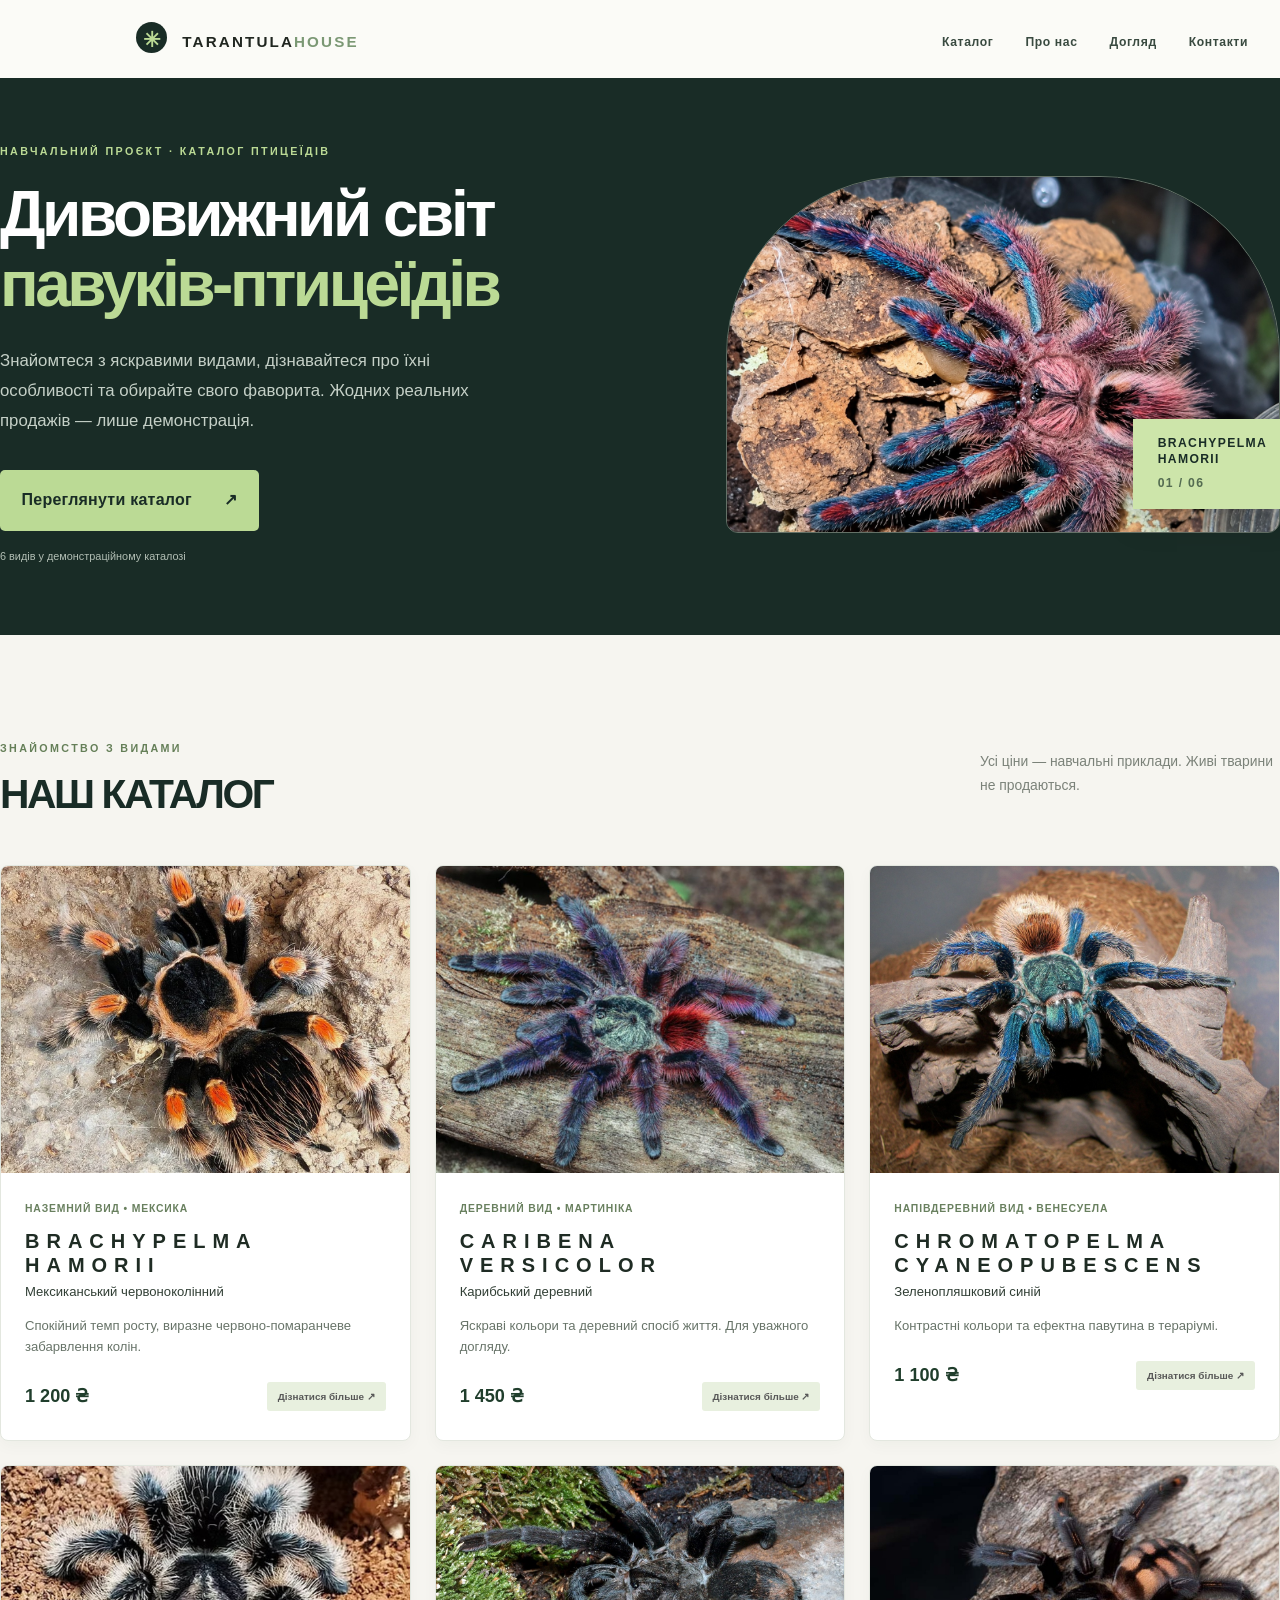
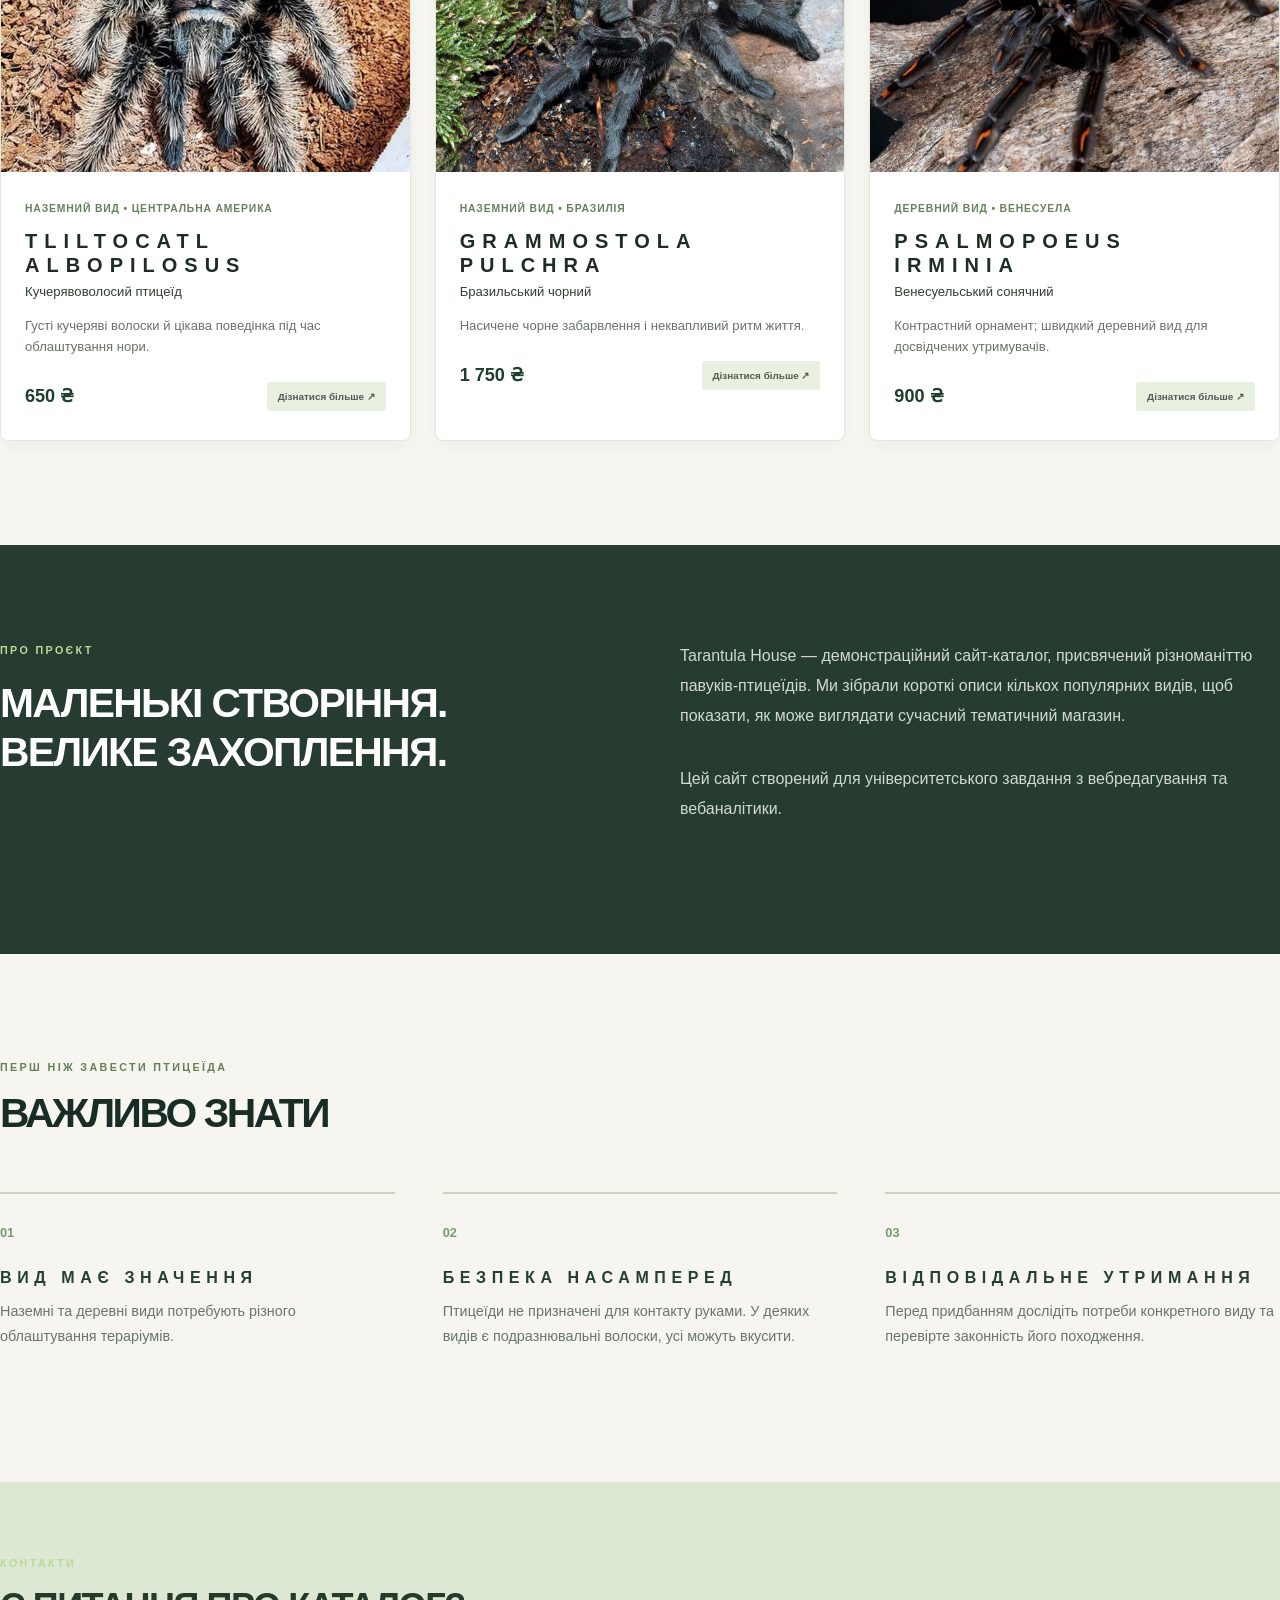
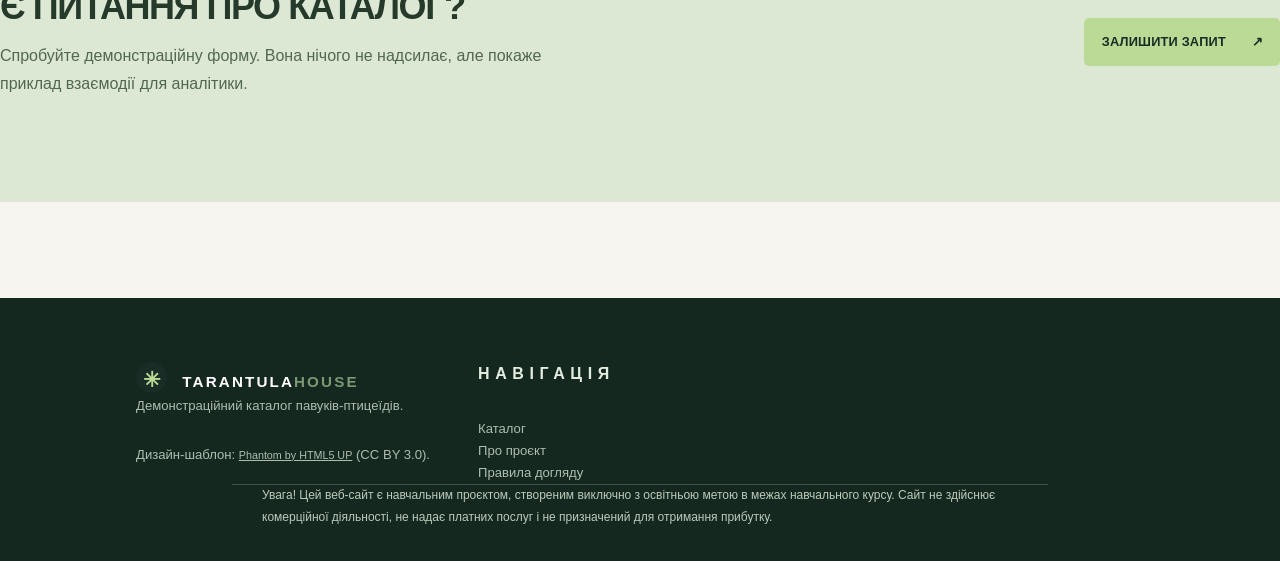
<file: index.html>
<!DOCTYPE HTML>
<!-- Phantom by HTML5 UP (html5up.net) | CC BY 3.0 -->
<html lang="uk">
    <head>
            <meta charset="utf-8"/>
        <meta name="viewport" content="width=device-width,initial-scale=1"/>
        <title>Павуки-птицеїди — каталог видів | Tarantula House</title>
        <meta name="description" content="Tarantula House — навчальний каталог павуків-птицеїдів: Brachypelma, Caribena, Grammostola та інші види. Дізнайтеся про особливості утримання птицеїдів."/>
        <link rel="stylesheet" href="assets/css/main.css"/>
        <link rel="stylesheet" href="assets/css/tarantula.css"/>
        <!-- Google Analytics 4 -->
        <script async src="https://www.googletagmanager.com/gtag/js?id=G-VF90CMFN95"></script>
        <script>
        window.dataLayer = window.dataLayer || [];
        function gtag(){dataLayer.push(arguments);}
        gtag("js", new Date());
        gtag("config", "G-VF90CMFN95");
        </script>
        <script type="text/javascript">
        (function(c,l,a,r,i,t,y){
        c[a]=c[a]||function(){(c[a].q=c[a].q||[]).push(arguments)};
        t=l.createElement(r);t.async=1;t.src="https://www.clarity.ms/tag/"+i;
        y=l.getElementsByTagName(r)[0];y.parentNode.insertBefore(t,y);
        })(window, document, "clarity", "script", "yvl34m0nou");
        </script>
    </head>
    <body class="is-preload">
        <div id="wrapper">
            <header id="header">
                <div class="inner site-bar">
                    <a href="index.html" class="brand" aria-label="Tarantula House головна"><span class="brand-symbol">✳</span> TARANTULA<span>HOUSE</span></a>
                    <nav aria-label="Головна навігація">
                        <a href="#catalog">Каталог</a><a href="#about">Про нас</a><a href="#guide">Догляд</a><a href="#contacts">Контакти</a>
                    </nav>
                </div>
            </header>
            <main id="main">
                <section class="hero">
                    <div class="inner hero-flex">
                        <div>
                            <div class="eyebrow">
                                НАВЧАЛЬНИЙ ПРОЄКТ · КАТАЛОГ ПТИЦЕЇДІВ
                            </div>
                            <h1>
                                Дивовижний світ<br/><em>павуків-птицеїдів</em>
                            </h1>
                            <p>
                                Знайомтеся з яскравими видами, дізнавайтеся про їхні особливості та обирайте свого фаворита. Жодних реальних продажів — лише демонстрація.
                            </p>
                            <a class="hero-cta" href="#catalog" data-event="view_catalog">Переглянути каталог <span>↗</span></a><span class="hero-note">6 видів у демонстраційному каталозі</span>
                        </div>
                        <div class="hero-art">
                            <img src="images/hero-brachypelma.jpg" alt="Реальне фото павука-птицеїда Brachypelma hamorii"/>
                            <div class="floating-label">
                                BRACHYPELMA<br/>HAMORII <small>01 / 06</small>
                            </div>
                        </div>
                    </div>
                </section>
                <section id="catalog" class="content-section">
                    <div class="inner">
                        <div class="section-top">
                            <div>
                                <span class="eyebrow dark">ЗНАЙОМСТВО З ВИДАМИ</span>
                                <h2>
                                    Наш каталог
                                </h2>
                            </div>
                            <p>
                                Усі ціни — навчальні приклади. Живі тварини не продаються.
                            </p>
                        </div>
                        <div class="species-grid">
                            <article class="species-card">
                                <img loading="lazy" src="images/brachypelma-hamorii.jpg" alt="Реальне фото: Brachypelma hamorii"/>
                                <div class="species-body">
                                    <div class="tag">
                                        Наземний вид • Мексика
                                    </div>
                                    <h3>
                                        Brachypelma hamorii
                                    </h3>
                                    <p class="local-name">
                                        Мексиканський червоноколінний
                                    </p>
                                    <p>
                                        Спокійний темп росту, виразне червоно-помаранчеве забарвлення колін.
                                    </p>
                                    <div class="card-bottom">
                                        <strong>1 200 ₴</strong><button class="shop-btn" type="button" data-species="Brachypelma hamorii">Дізнатися більше <span aria-hidden="true">↗</span></button>
                                    </div>
                                </div>
                            </article>
                            <article class="species-card">
                                <img loading="lazy" src="images/caribena-versicolor.jpg" alt="Реальне фото: Caribena versicolor"/>
                                <div class="species-body">
                                    <div class="tag">
                                        Деревний вид • Мартиніка
                                    </div>
                                    <h3>
                                        Caribena versicolor
                                    </h3>
                                    <p class="local-name">
                                        Карибський деревний
                                    </p>
                                    <p>
                                        Яскраві кольори та деревний спосіб життя. Для уважного догляду.
                                    </p>
                                    <div class="card-bottom">
                                        <strong>1 450 ₴</strong><button class="shop-btn" type="button" data-species="Caribena versicolor">Дізнатися більше <span aria-hidden="true">↗</span></button>
                                    </div>
                                </div>
                            </article>
                            <article class="species-card">
                                <img loading="lazy" src="images/chromatopelma-cyaneopubescens.jpg" alt="Реальне фото: Chromatopelma cyaneopubescens"/>
                                <div class="species-body">
                                    <div class="tag">
                                        Напівдеревний вид • Венесуела
                                    </div>
                                    <h3>
                                        Chromatopelma cyaneopubescens
                                    </h3>
                                    <p class="local-name">
                                        Зеленопляшковий синій
                                    </p>
                                    <p>
                                        Контрастні кольори та ефектна павутина в тераріумі.
                                    </p>
                                    <div class="card-bottom">
                                        <strong>1 100 ₴</strong><button class="shop-btn" type="button" data-species="Chromatopelma cyaneopubescens">Дізнатися більше <span aria-hidden="true">↗</span></button>
                                    </div>
                                </div>
                            </article>
                            <article class="species-card">
                                <img loading="lazy" src="images/tliltocatl-albopilosus.jpg" alt="Реальне фото: Tliltocatl albopilosus"/>
                                <div class="species-body">
                                    <div class="tag">
                                        Наземний вид • Центральна Америка
                                    </div>
                                    <h3>
                                        Tliltocatl albopilosus
                                    </h3>
                                    <p class="local-name">
                                        Кучерявоволосий птицеїд
                                    </p>
                                    <p>
                                        Густі кучеряві волоски й цікава поведінка під час облаштування нори.
                                    </p>
                                    <div class="card-bottom">
                                        <strong>650 ₴</strong><button class="shop-btn" type="button" data-species="Tliltocatl albopilosus">Дізнатися більше <span aria-hidden="true">↗</span></button>
                                    </div>
                                </div>
                            </article>
                            <article class="species-card">
                                <img loading="lazy" src="images/grammostola-pulchra.jpg" alt="Реальне фото: Grammostola pulchra"/>
                                <div class="species-body">
                                    <div class="tag">
                                        Наземний вид • Бразилія
                                    </div>
                                    <h3>
                                        Grammostola pulchra
                                    </h3>
                                    <p class="local-name">
                                        Бразильський чорний
                                    </p>
                                    <p>
                                        Насичене чорне забарвлення і неквапливий ритм життя.
                                    </p>
                                    <div class="card-bottom">
                                        <strong>1 750 ₴</strong><button class="shop-btn" type="button" data-species="Grammostola pulchra">Дізнатися більше <span aria-hidden="true">↗</span></button>
                                    </div>
                                </div>
                            </article>
                            <article class="species-card">
                                <img loading="lazy" src="images/psalmopoeus-irminia.jpg" alt="Реальне фото: Psalmopoeus irminia"/>
                                <div class="species-body">
                                    <div class="tag">
                                        Деревний вид • Венесуела
                                    </div>
                                    <h3>
                                        Psalmopoeus irminia
                                    </h3>
                                    <p class="local-name">
                                        Венесуельський сонячний
                                    </p>
                                    <p>
                                        Контрастний орнамент; швидкий деревний вид для досвідчених утримувачів.
                                    </p>
                                    <div class="card-bottom">
                                        <strong>900 ₴</strong><button class="shop-btn" type="button" data-species="Psalmopoeus irminia">Дізнатися більше <span aria-hidden="true">↗</span></button>
                                    </div>
                                </div>
                            </article>
                        </div>
                    </div>
                </section>
                <section class="statement" id="about">
                    <div class="inner statement-content">
                        <div>
                            <span class="eyebrow">ПРО ПРОЄКТ</span>
                            <h2>
                                Маленькі створіння.<br/>Велике захоплення.
                            </h2>
                        </div>
                        <div>
                            <p>
                                Tarantula House — демонстраційний сайт-каталог, присвячений різноманіттю павуків-птицеїдів. Ми зібрали короткі описи кількох популярних видів, щоб показати, як може виглядати сучасний тематичний магазин.
                            </p>
                            <p>
                                Цей сайт створений для університетського завдання з вебредагування та вебаналітики.
                            </p>
                        </div>
                    </div>
                </section>
                <section class="content-section guide" id="guide">
                    <div class="inner">
                        <span class="eyebrow dark">ПЕРШ НІЖ ЗАВЕСТИ ПТИЦЕЇДА</span>
                        <h2>
                            Важливо знати
                        </h2>
                        <div class="guide-grid">
                            <div>
                                <span>01</span>
                                <h3>
                                    Вид має значення
                                </h3>
                                <p>
                                    Наземні та деревні види потребують різного облаштування тераріумів.
                                </p>
                            </div>
                            <div>
                                <span>02</span>
                                <h3>
                                    Безпека насамперед
                                </h3>
                                <p>
                                    Птицеїди не призначені для контакту руками. У деяких видів є подразнювальні волоски, усі можуть вкусити.
                                </p>
                            </div>
                            <div>
                                <span>03</span>
                                <h3>
                                    Відповідальне утримання
                                </h3>
                                <p>
                                    Перед придбанням дослідіть потреби конкретного виду та перевірте законність його походження.
                                </p>
                            </div>
                        </div>
                    </div>
                </section>
                <section class="contact-section" id="contacts">
                    <div class="inner contact-row">
                        <div>
                            <span class="eyebrow">КОНТАКТИ</span>
                            <h2>
                                Є питання про каталог?
                            </h2>
                            <p>
                                Спробуйте демонстраційну форму. Вона нічого не надсилає, але покаже приклад взаємодії для аналітики.
                            </p>
                        </div>
                        <button type="button" class="hero-cta" id="contact-btn">Залишити запит <span>↗</span></button>
                    </div>
                </section>
            </main>
            <footer id="footer">
                <div class="inner foot-grid">
                    <div>
                        <div class="brand foot-brand">
                            <span class="brand-symbol">✳</span> TARANTULA<span>HOUSE</span>
                        </div>
                        <p>
                            Демонстраційний каталог павуків-птицеїдів.
                        </p>
                        <p class="credits">
                            Дизайн-шаблон: <a href="https://html5up.net/phantom" target="_blank" rel="noopener">Phantom by HTML5 UP</a> (CC BY 3.0).
                        </p>
                    </div>
                    <div>
                        <h3>
                            Навігація
                        </h3>
                        <a href="#catalog">Каталог</a><a href="#about">Про проєкт</a><a href="#guide">Правила догляду</a>
                    </div>
                </div>
                <div class="inner legal">
                    Увага! Цей веб-сайт є навчальним проєктом, створеним виключно з освітньою метою в межах навчального курсу. Сайт не здійснює комерційної діяльності, не надає платних послуг і не призначений для отримання прибутку.
                </div>
            </footer>
            <div class="modal" id="demo-modal" role="dialog" aria-modal="true" aria-labelledby="modal-title" hidden>
                <div class="modal-panel">
                    <button class="modal-close" type="button" aria-label="Закрити">×</button><span class="eyebrow dark">ДЕМОНСТРАЦІЙНИЙ ЗАПИТ</span>
                    <h2 id="modal-title">
                        Дізнатися більше
                    </h2>
                    <p id="modal-species">
                    </p>
                    <p>
                        Це навчальний сайт. Дії не створюють замовлення і жодні персональні дані не передаються.
                    </p>
                    <button id="simulate-lead" class="hero-cta" type="button">Імітувати запит <span>↗</span></button>
                    <p id="modal-success" class="success" aria-live="polite">
                    </p>
                </div>
            </div>
        </div>
        <script src="assets/js/jquery.min.js"></script>
        <script src="assets/js/browser.min.js"></script>
        <script src="assets/js/breakpoints.min.js"></script>
        <script src="assets/js/util.js"></script>
        <script src="assets/js/main.js"></script>
        <script src="assets/js/tarantula.js"></script>
    </body>
</html>
</file>
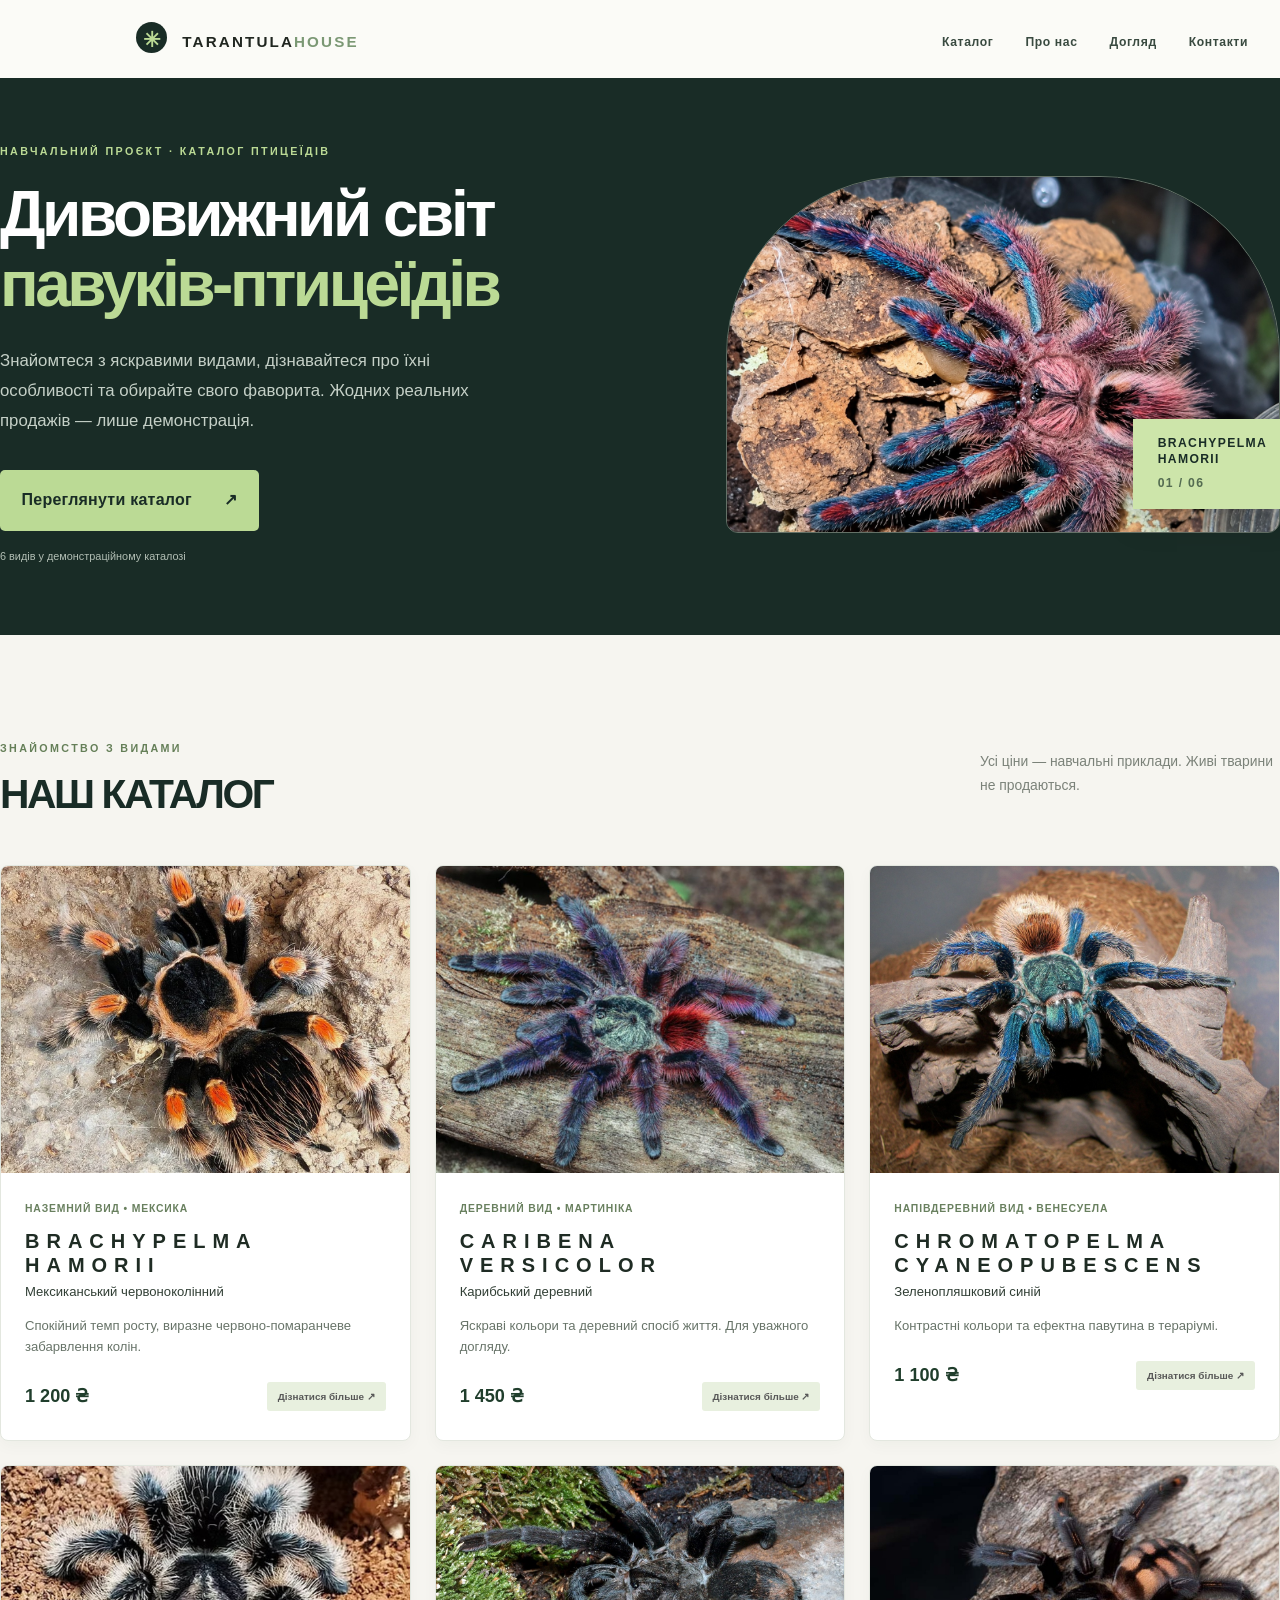
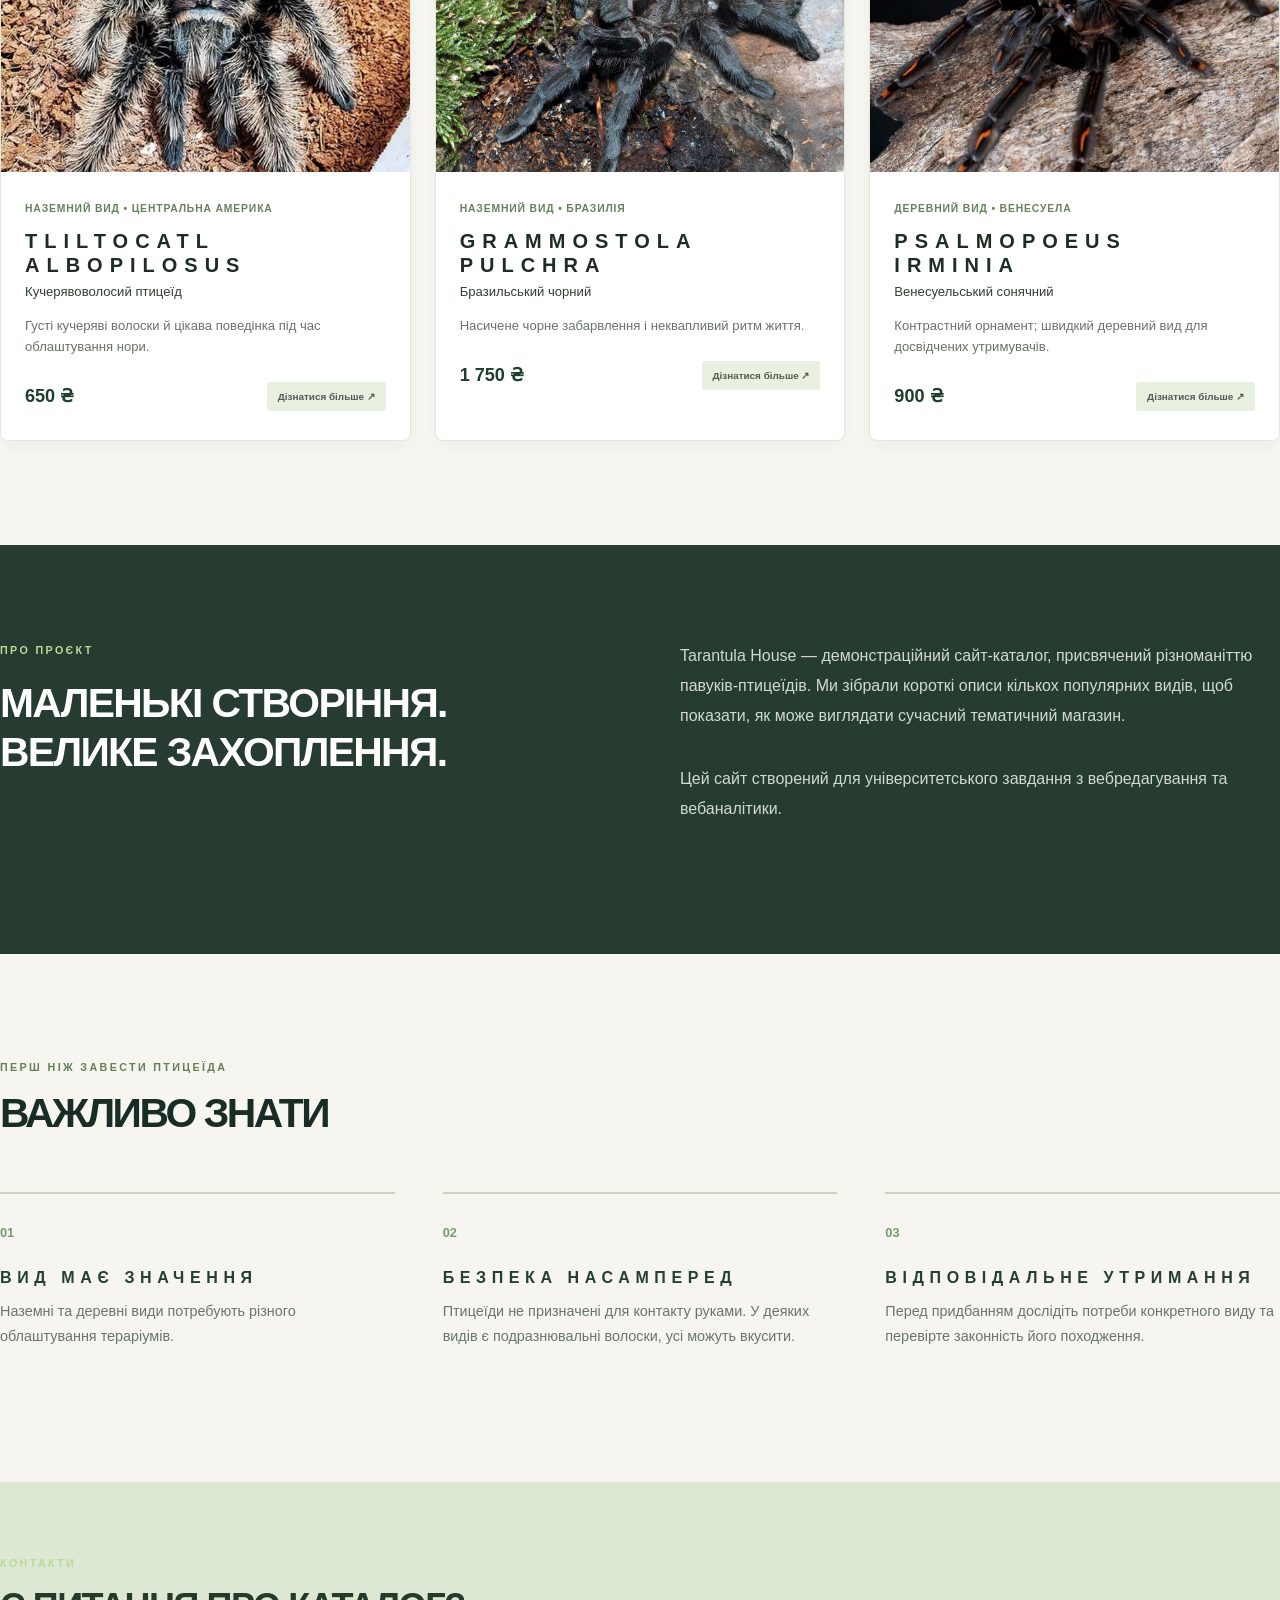
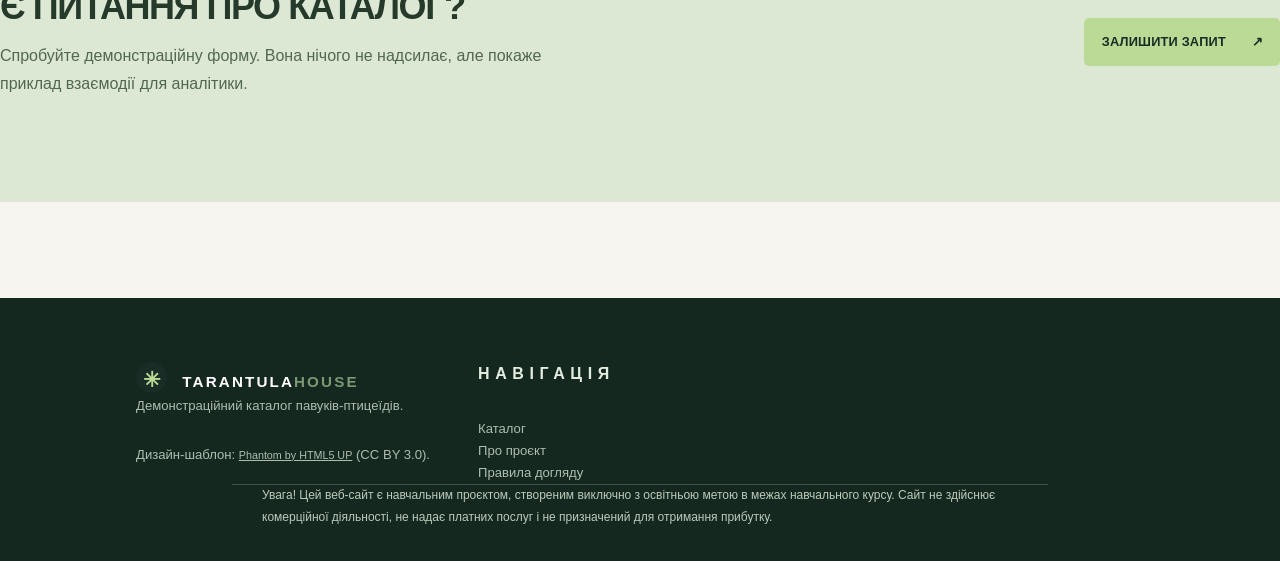
<file: elements.html>
<!DOCTYPE html><html lang="uk"><head><meta charset="UTF-8"><meta http-equiv="refresh" content="0;url=index.html#guide"><title>Tarantula House</title></head><body><a href="index.html#guide">Перейти на головну</a></body></html>
</file>
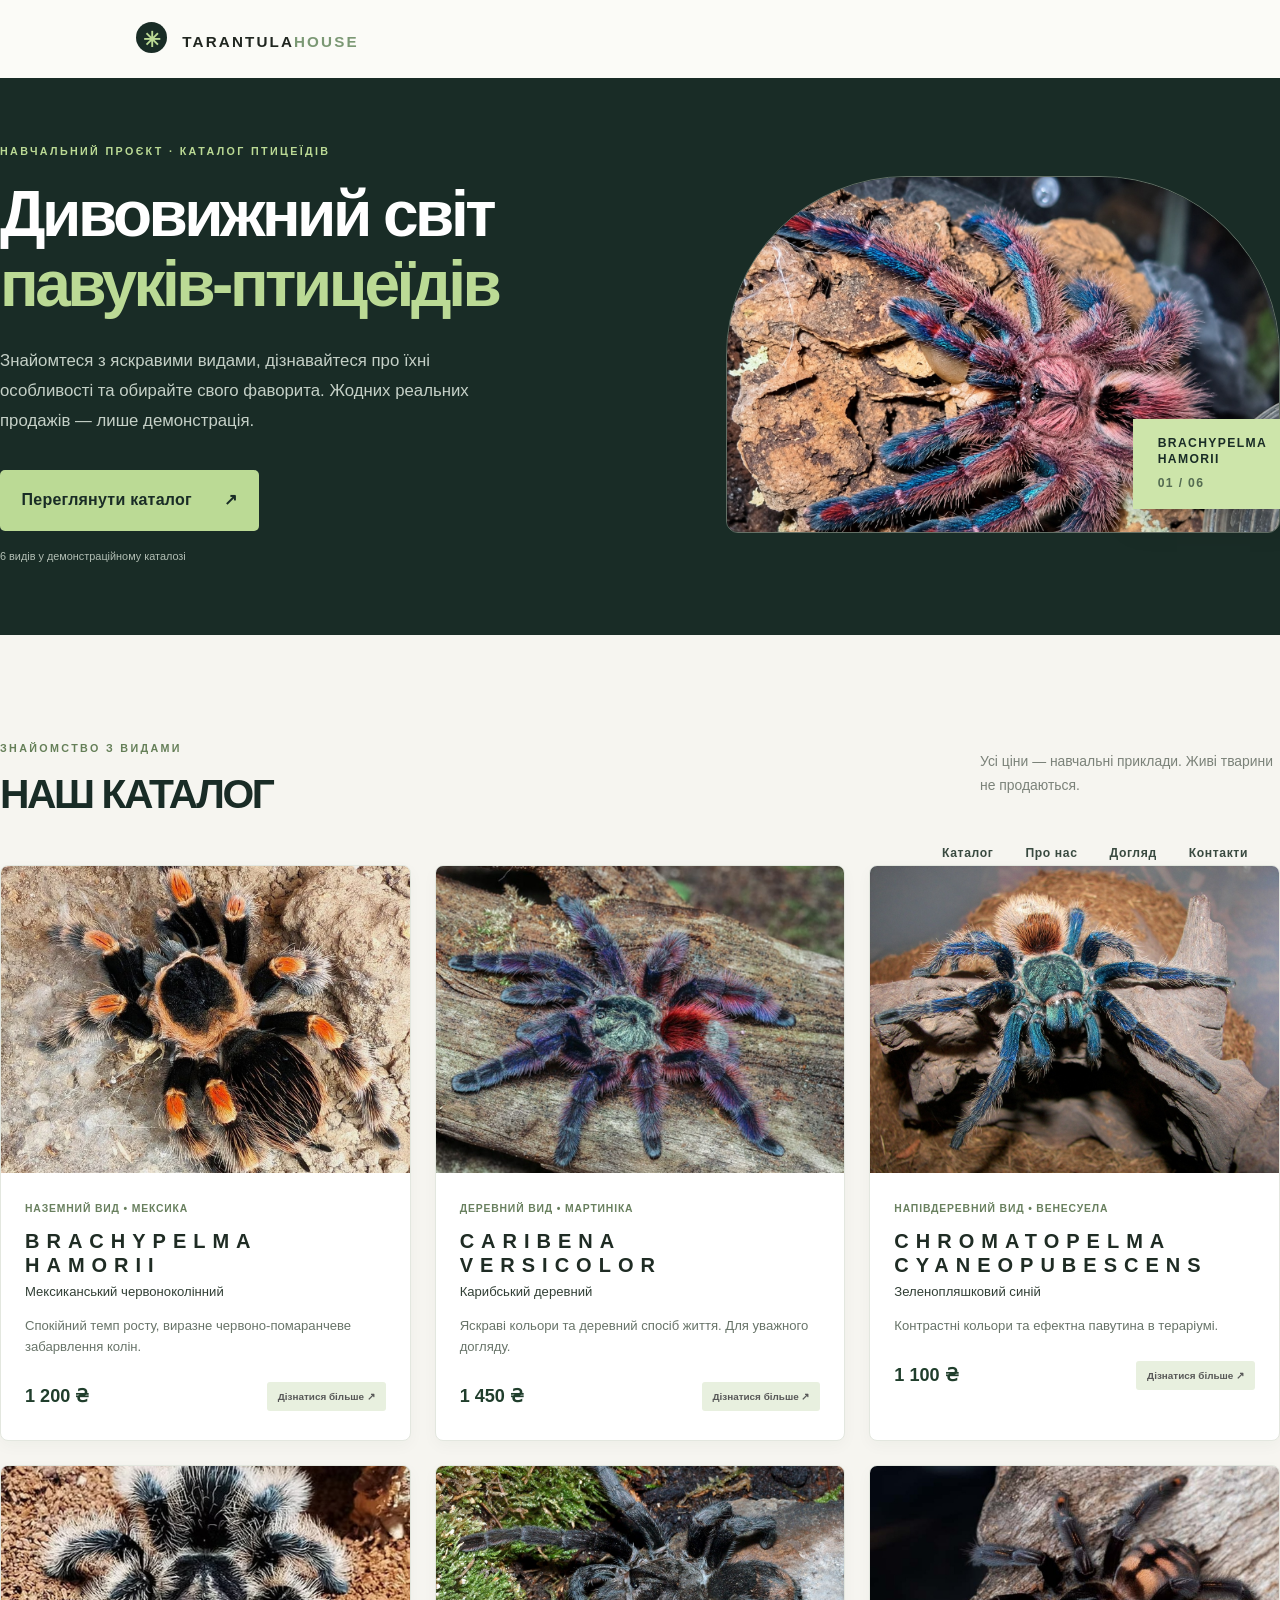
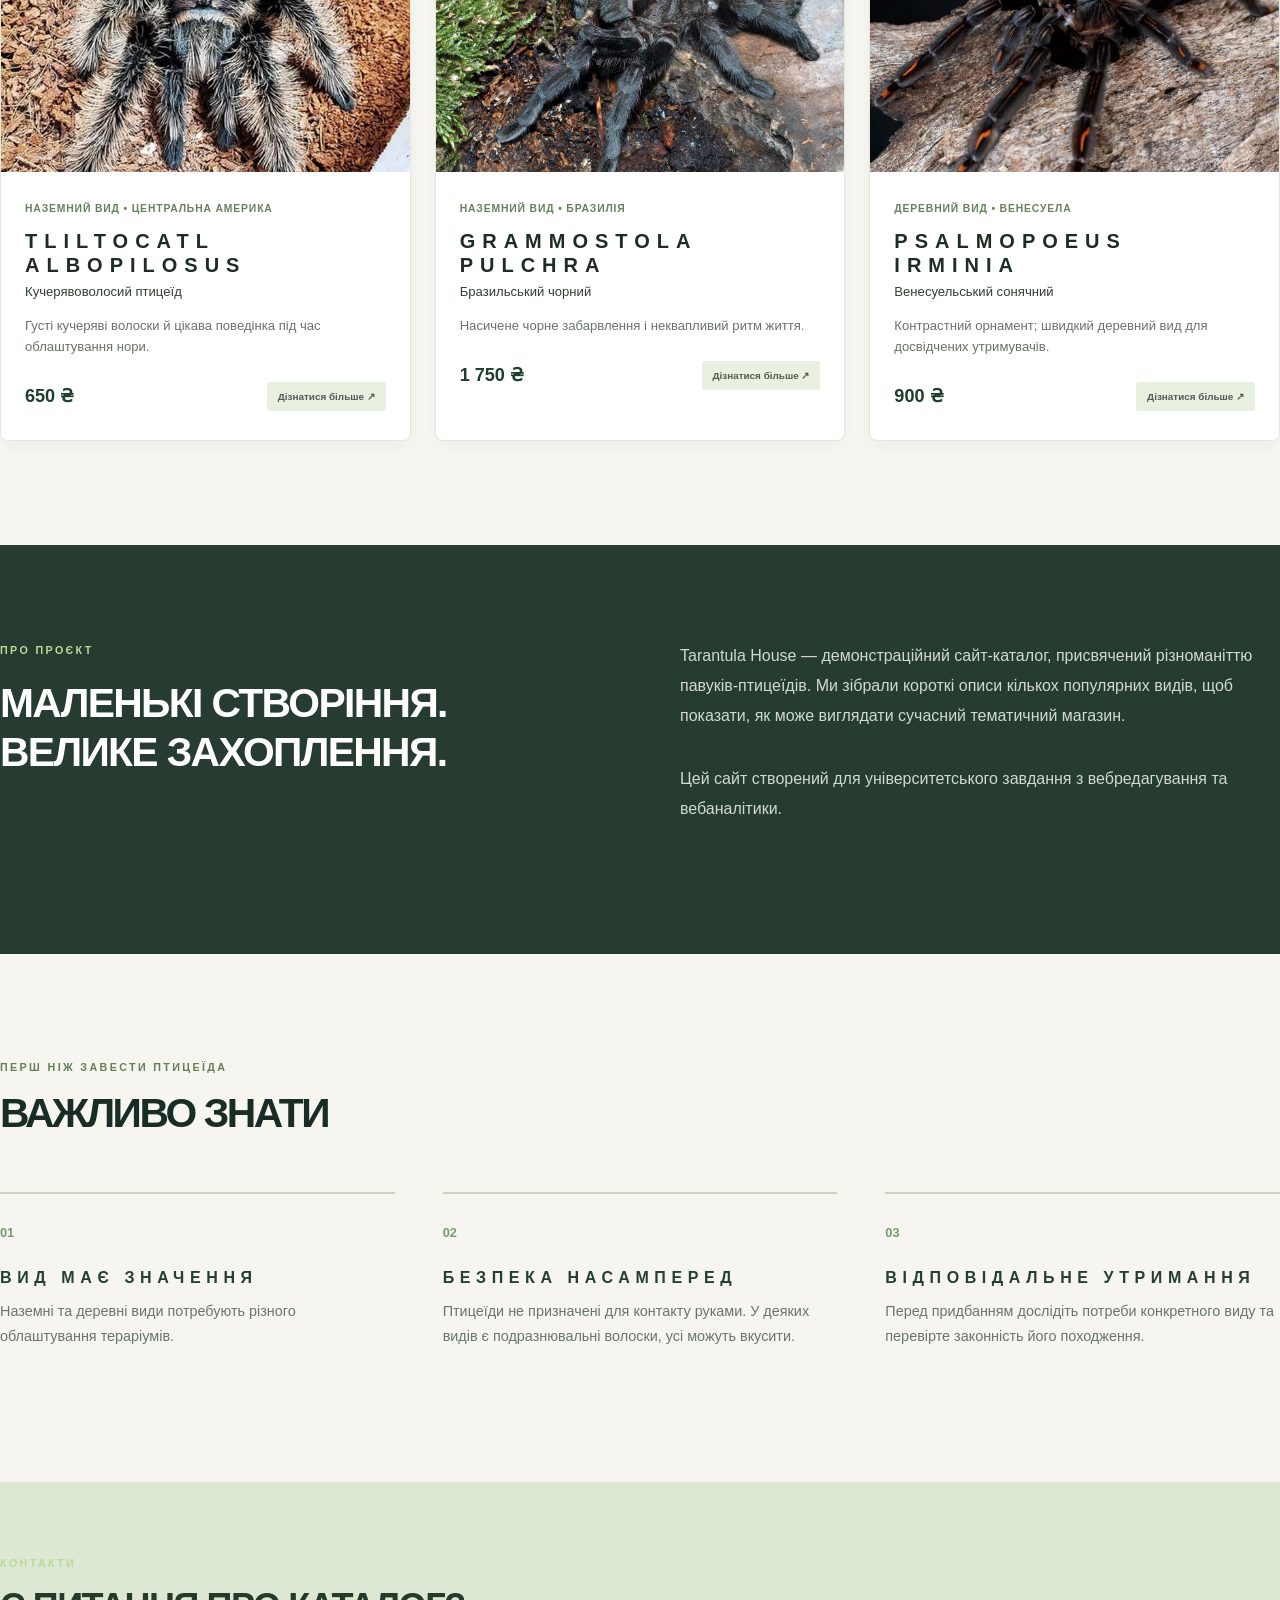
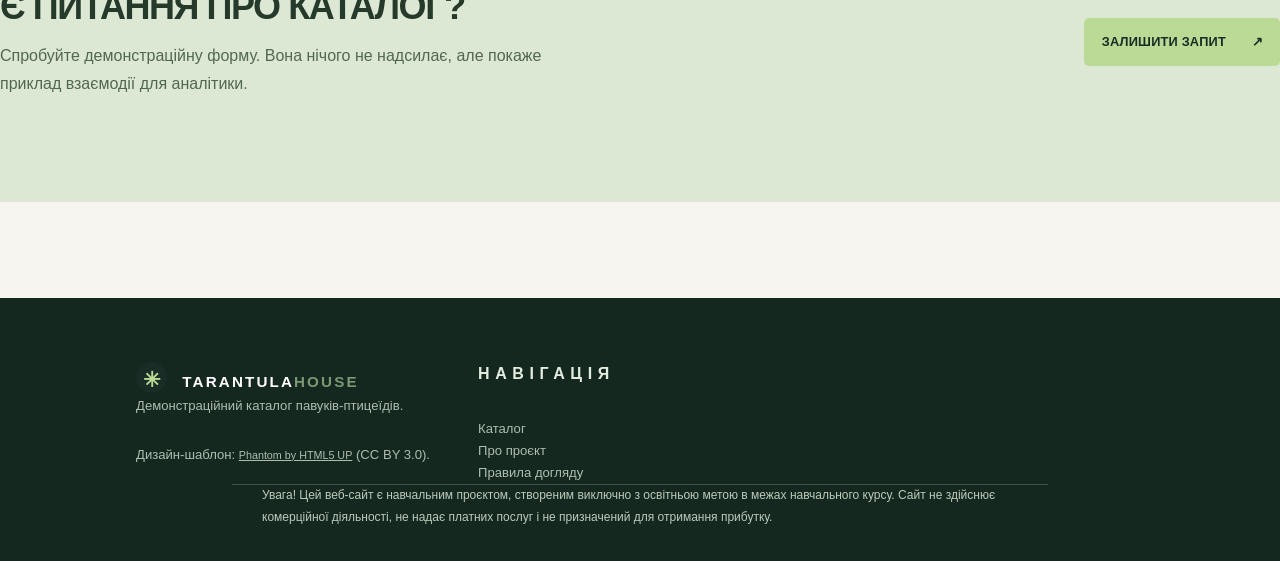
<file: generic.html>
<!DOCTYPE html><html lang="uk"><head><meta charset="UTF-8"><meta http-equiv="refresh" content="0;url=index.html#about"><title>Tarantula House</title></head><body><a href="index.html#about">Перейти на головну</a></body></html>
</file>
<file: assets/css/tarantula.css>
:root {
    --ink:#202620;
    --forest:#192c26;
    --leaf:#bbda95;
    --cream:#f6f5f0;
    --muted:#6b746d
}

html {
    scroll-behavior:smooth
}

body {
    background:var(--cream);
    color:var(--ink);
    font-family:Arial,Helvetica,sans-serif
}

#wrapper {
    overflow:hidden
}

#header {
    padding:0;
    background:#fbfbf7
}

#header .inner {
    padding-top:1.4em;
    padding-bottom:1.4em
}

.site-bar {
    display:flex;
    align-items:center;
    justify-content:space-between;
    gap:1em
}

.brand,.brand:hover {
    font-size:.95em;
    letter-spacing:.14em;
    font-weight:900;
    border:0;
    color:var(--ink);
    text-decoration:none
}

.brand span:not(.brand-symbol) {
    color:#7b9874
}

.brand-symbol {
    display:inline-grid;
    place-items:center;
    width:31px;
    height:31px;
    background:var(--forest);
    color:var(--leaf);
    border-radius:50%;
    font-size:1.35em;
    letter-spacing:0;
    margin-right:9px
}

.site-bar nav {
    display:flex;
    gap:2em
}

.site-bar nav a {
    font-size:.76em;
    letter-spacing:.05em;
    font-weight:700;
    border:0;
    color:#394a40
}

.site-bar nav a:hover {
    color:#92a77b
}

.hero {
    background:var(--forest);
    color:white;
    padding:4em 0 4.3em
}

.hero-flex {
    display:grid;
    grid-template-columns:1.1fr .9fr;
    gap:3em;
    align-items:center
}

.eyebrow {
    font-size:.67em;
    font-weight:800;
    letter-spacing:.22em;
    color:var(--leaf);
    display:block;
    margin-bottom:1.8em
}

.eyebrow.dark {
    color:#657f58
}

.hero h1 {
    color:white;
    font-size:clamp(2.9em,5vw,5.4em);
    letter-spacing:-.055em;
    line-height:1.09;
    margin:0 0 .4em;
    font-weight:800
}

.hero h1 em {
    color:var(--leaf);
    font-style:normal
}

.hero p {
    color:#c5d0c7;
    font-size:1.05em;
    max-width:510px;
    line-height:1.8
}

.hero-cta {
    display:inline-flex;
    align-items:center;
    gap:2em;
    padding:1em 1.35em;
    background:var(--leaf)!important;
    border:0!important;
    border-radius:5px;
    color:var(--forest)!important;
    font-weight:800;
    letter-spacing:.015em;
    text-decoration:none;
    box-shadow:none!important;
    cursor:pointer;
    height:auto;
    line-height:1.8
}

.hero-cta:hover {
    background:#d5efb4!important;
    transform:translateY(-2px)
}

.hero-note {
    display:block;
    font-size:.68em;
    color:#b2beb4;
    margin-top:1.5em
}

.hero-art {
    position:relative
}

.hero-art img {
    display:block;
    width:100%;
    height:auto;
    border-radius:180px 180px 12px 12px;
    object-fit:cover;
    border:1px solid #647167
}

.floating-label {
    position:absolute;
    right:-12px;
    bottom:24px;
    padding:17px 25px;
    background:#cde5aa;
    color:var(--forest);
    font-size:.76em;
    font-weight:900;
    line-height:1.3;
    letter-spacing:.11em;
    box-shadow:0 14px 28px #0003
}

.floating-label small {
    display:block;
    margin-top:8px;
    color:#546c51
}

.content-section {
    padding:6.5em 0
}

.section-top {
    display:flex;
    justify-content:space-between;
    align-items:end;
    gap:2em;
    margin-bottom:2.5em
}

.section-top h2,.content-section h2 {
    font-size:2.55em;
    font-weight:800;
    letter-spacing:-.06em;
    color:var(--forest);
    margin:0
}

.section-top .eyebrow,.guide .eyebrow {
    margin-bottom:.6em
}

.section-top p {
    color:#7b8279;
    font-size:.87em;
    max-width:300px
}

.species-grid {
    display:grid;
    grid-template-columns:repeat(3,minmax(0,1fr));
    gap:1.5em
}

.species-card {
    background:white;
    border:1px solid #e3e7df;
    border-radius:8px;
    overflow:hidden;
    box-shadow:0 5px 15px #23352609;
    transition:transform .2s,box-shadow .2s
}

.species-card:hover {
    transform:translateY(-5px);
    box-shadow:0 15px 30px #23352618
}

.species-card img {
    width:100%;
    display:block;
    aspect-ratio:4/3;
    object-fit:cover
}

.species-body {
    padding:1.7em 1.5em
}

.tag {
    color:#69805f;
    font-size:.65em;
    font-weight:800;
    letter-spacing:.08em;
    text-transform:uppercase
}

.species-body h3 {
    font-size:1.25em;
    margin:.55em 0 .1em;
    line-height:1.2;
    color:#1f2c24
}

.species-body p {
    color:#687469;
    font-size:.82em;
    line-height:1.6;
    margin:1em 0
}

.species-body .local-name {
    color:#313f35;
    font-size:.82em;
    margin:.3em 0
}

.card-bottom {
    display:flex;
    align-items:center;
    justify-content:space-between;
    gap:6px;
    margin-top:1.5em
}

.card-bottom strong {
    color:#203e2c;
    font-size:1.13em;
    white-space:nowrap
}

.shop-btn {
    font-size:.62em;
    line-height:1.2;
    height:auto;
    padding:.85em 1.1em;
    box-shadow:none;
    background:#e8f0df;
    border:0;
    border-radius:3px;
    color:#264434;
    cursor:pointer;
    letter-spacing:0;
    text-transform:none;
    white-space:normal
}

.shop-btn:hover {
    background:#cce4b5
}

.statement {
    padding:6em 0;
    background:#263c31;
    color:white
}

.statement-content {
    display:grid;
    grid-template-columns:1fr 1fr;
    gap:5em
}

.statement h2 {
    color:#fff;
    font-size:2.55em;
    letter-spacing:-.04em;
    line-height:1.2
}

.statement p {
    color:#d2d9d0;
    line-height:1.9
}

.guide-grid {
    display:grid;
    grid-template-columns:repeat(3,1fr);
    gap:3em;
    margin-top:3em
}

.guide-grid>div {
    border-top:2px solid #c6d9b9;
    padding-top:1.5em
}

.guide-grid span {
    font-weight:900;
    font-size:.8em;
    color:#789a71
}

.guide-grid h3 {
    color:#24402f;
    margin:1.2em 0 .6em
}

.guide-grid p {
    color:#69766c;
    font-size:.9em
}

.contact-section {
    background:#dce8d3;
    padding:4.5em 0
}

.contact-row {
    display:flex;
    justify-content:space-between;
    align-items:center;
    gap:2em
}

.contact-row h2 {
    font-size:2.25em;
    letter-spacing:-.04em;
    color:#263a2c;
    margin:.2em 0
}

.contact-row p {
    max-width:600px;
    color:#526752
}

.contact-row .eyebrow {
    margin:0
}

#footer {
    background:#152820;
    color:#ced7d0;
    padding:4em 0 2em
}

.foot-grid {
    display:grid;
    grid-template-columns:2fr 1fr;
    gap:3em
}

.foot-grid h3 {
    color:#e2eddf;
    font-size:1em
}

.foot-grid p,.foot-grid a {
    color:#adbeb0;
    font-size:.82em;
    line-height:1.7
}

.foot-grid a {
    display:block;
    border:0
}

.foot-grid .credits a {
    display:inline;
    text-decoration:underline
}

.foot-brand {
    color:#fff
}

.legal {
    border-top:1px solid #3a5545;
    padding-top:2em;
    margin-top:2em;
    color:#bbcabc;
    font-size:.75em;
    line-height:1.8
}

.modal[hidden] {
    display:none
}

.modal {
    position:fixed;
    inset:0;
    z-index:2000;
    background:#101b17ba;
    display:grid;
    place-items:center;
    padding:1em
}

.modal-panel {
    position:relative;
    background:white;
    width:min(100%,540px);
    padding:3em;
    border-radius:8px
}

.modal-panel h2 {
    color:#243f2e;
    font-size:1.8em
}

.modal-panel p {
    font-size:.9em;
    color:#526457
}

.modal-close {
    position:absolute;
    top:12px;
    right:14px;
    border:0;
    background:transparent;
    box-shadow:none;
    padding:0 10px;
    font-size:2em;
    color:#243f2e;
    line-height:1
}

.success {
    font-weight:700;
    color:#387a48!important
}

@media(max-width:960px) {
    .species-grid {
        grid-template-columns:repeat(2,minmax(0,1fr))
    }
    .site-bar nav {
        gap:1em
    }
    .hero-flex {
        gap:2em
    }
    .foot-grid {
        gap:2em
    }
}

@media(max-width:680px) {
    #header .inner {
        padding-top:1em;
        padding-bottom:1em
    }
    .site-bar nav {
        display:none
    }
    .hero {
        padding:3.3em 0
    }
    .hero-flex,.statement-content {
        grid-template-columns:1fr
    }
    .hero h1 {
        font-size:2.9em
    }
    .hero-art {
        max-width:360px
    }
    .content-section {
        padding:4em 0
    }
    .section-top,.contact-row {
        display:block
    }
    .species-grid,.guide-grid,.foot-grid {
        grid-template-columns:1fr
    }
    .guide-grid {
        gap:1.4em
    }
    .statement {
        padding:4em 0
    }
    .statement-content {
        gap:1em
    }
    .species-body {
        padding:1.4em
    }
    .contact-row .hero-cta {
        margin-top:1.5em
    }
    .modal-panel {
        padding:2em
    }
    .floating-label {
        right:0
    }
}
</file>
<file: assets/css/main.css>
@import url(fontawesome-all.min.css);
@import url("https://fonts.googleapis.com/css?family=Source+Sans+Pro:300,700,900");

/*
	Phantom by HTML5 UP
	html5up.net | @ajlkn
	Free for personal and commercial use under the CCA 3.0 license (html5up.net/license)
*/

html, body, div, span, applet, object,
iframe, h1, h2, h3, h4, h5, h6, p, blockquote,
pre, a, abbr, acronym, address, big, cite,
code, del, dfn, em, img, ins, kbd, q, s, samp,
small, strike, strong, sub, sup, tt, var, b,
u, i, center, dl, dt, dd, ol, ul, li, fieldset,
form, label, legend, table, caption, tbody,
tfoot, thead, tr, th, td, article, aside,
canvas, details, embed, figure, figcaption,
footer, header, hgroup, menu, nav, output, ruby,
section, summary, time, mark, audio, video {
	margin: 0;
	padding: 0;
	border: 0;
	font-size: 100%;
	font: inherit;
	vertical-align: baseline;}

article, aside, details, figcaption, figure,
footer, header, hgroup, menu, nav, section {
	display: block;}

body {
	line-height: 1;
}

ol, ul {
	list-style: none;
}

blockquote, q {
	quotes: none;
}

	blockquote:before, blockquote:after, q:before, q:after {
		content: '';
		content: none;
	}

table {
	border-collapse: collapse;
	border-spacing: 0;
}

body {
	-webkit-text-size-adjust: none;
}

mark {
	background-color: transparent;
	color: inherit;
}

input::-moz-focus-inner {
	border: 0;
	padding: 0;
}

input, select, textarea {
	-moz-appearance: none;
	-webkit-appearance: none;
	-ms-appearance: none;
	appearance: none;
}

/* Basic */

	@-ms-viewport {
		width: device-width;
	}

	body {
		-ms-overflow-style: scrollbar;
	}

	@media screen and (max-width: 480px) {

		html, body {
			min-width: 320px;
		}

	}

	html {
		box-sizing: border-box;
	}

	*, *:before, *:after {
		box-sizing: inherit;
	}

	body {
		background: #ffffff;
	}

		body.is-preload *, body.is-preload *:before, body.is-preload *:after {
			-moz-animation: none !important;
			-webkit-animation: none !important;
			-ms-animation: none !important;
			animation: none !important;
			-moz-transition: none !important;
			-webkit-transition: none !important;
			-ms-transition: none !important;
			transition: none !important;
		}

/* Type */

	body, input, select, textarea {
		color: #585858;
		font-family: "Source Sans Pro", Helvetica, sans-serif;
		font-size: 16pt;
		font-weight: 300;
		line-height: 1.75;
	}

		@media screen and (max-width: 1680px) {

			body, input, select, textarea {
				font-size: 14pt;
			}

		}

		@media screen and (max-width: 1280px) {

			body, input, select, textarea {
				font-size: 12pt;
			}

		}

	a {
		-moz-transition: border-bottom-color 0.2s ease, color 0.2s ease;
		-webkit-transition: border-bottom-color 0.2s ease, color 0.2s ease;
		-ms-transition: border-bottom-color 0.2s ease, color 0.2s ease;
		transition: border-bottom-color 0.2s ease, color 0.2s ease;
		text-decoration: none;
		color: #585858;
		border-bottom: dotted 1px rgba(88, 88, 88, 0.5);
	}

		a:hover {
			border-bottom-color: transparent;
			color: #f2849e !important;
		}

	strong, b {
		font-weight: 900;
	}

	em, i {
		font-style: italic;
	}

	p {
		margin: 0 0 2em 0;
	}

	h1 {
		font-size: 2.75em;
		font-weight: 700;
		line-height: 1.3;
		margin: 0 0 1em 0;
		letter-spacing: -0.035em;
	}

		h1 a {
			color: inherit;
		}

		@media screen and (max-width: 736px) {

			h1 {
				font-size: 2em;
				margin: 0 0 1em 0;
			}

		}

		@media screen and (max-width: 360px) {

			h1 {
				font-size: 1.75em;
			}

		}

	h2, h3, h4, h5, h6 {
		font-weight: 900;
		line-height: 1.5;
		margin: 0 0 2em 0;
		text-transform: uppercase;
		letter-spacing: 0.35em;
	}

		h2 a, h3 a, h4 a, h5 a, h6 a {
			color: inherit;
		}

	h2 {
		font-size: 1.1em;
	}

	h3 {
		font-size: 1em;
	}

	h4 {
		font-size: 0.8em;
	}

	h5 {
		font-size: 0.8em;
	}

	h6 {
		font-size: 0.8em;
	}

	@media screen and (max-width: 980px) {

		h1 br, h2 br, h3 br, h4 br, h5 br, h6 br {
			display: none;
		}

	}

	@media screen and (max-width: 736px) {

		h2 {
			font-size: 1em;
		}

		h3 {
			font-size: 0.8em;
		}

	}

	sub {
		font-size: 0.8em;
		position: relative;
		top: 0.5em;
	}

	sup {
		font-size: 0.8em;
		position: relative;
		top: -0.5em;
	}

	blockquote {
		border-left: solid 4px #c9c9c9;
		font-style: italic;
		margin: 0 0 2em 0;
		padding: 0.5em 0 0.5em 2em;
	}

	code {
		background: rgba(144, 144, 144, 0.075);
		border-radius: 4px;
		border: solid 1px #c9c9c9;
		font-family: "Courier New", monospace;
		font-size: 0.9em;
		margin: 0 0.25em;
		padding: 0.25em 0.65em;
	}

	pre {
		-webkit-overflow-scrolling: touch;
		font-family: "Courier New", monospace;
		font-size: 0.9em;
		margin: 0 0 2em 0;
	}

		pre code {
			display: block;
			line-height: 1.75;
			padding: 1em 1.5em;
			overflow-x: auto;
		}

	hr {
		border: 0;
		border-bottom: solid 1px #c9c9c9;
		margin: 2em 0;
	}

		hr.major {
			margin: 3em 0;
		}

	.align-left {
		text-align: left;
	}

	.align-center {
		text-align: center;
	}

	.align-right {
		text-align: right;
	}

/* Row */

	.row {
		display: flex;
		flex-wrap: wrap;
		box-sizing: border-box;
		align-items: stretch;
	}

		.row > * {
			box-sizing: border-box;
		}

		.row.gtr-uniform > * > :last-child {
			margin-bottom: 0;
		}

		.row.aln-left {
			justify-content: flex-start;
		}

		.row.aln-center {
			justify-content: center;
		}

		.row.aln-right {
			justify-content: flex-end;
		}

		.row.aln-top {
			align-items: flex-start;
		}

		.row.aln-middle {
			align-items: center;
		}

		.row.aln-bottom {
			align-items: flex-end;
		}

		.row > .imp {
			order: -1;
		}

		.row > .col-1 {
			width: 8.33333%;
		}

		.row > .off-1 {
			margin-left: 8.33333%;
		}

		.row > .col-2 {
			width: 16.66667%;
		}

		.row > .off-2 {
			margin-left: 16.66667%;
		}

		.row > .col-3 {
			width: 25%;
		}

		.row > .off-3 {
			margin-left: 25%;
		}

		.row > .col-4 {
			width: 33.33333%;
		}

		.row > .off-4 {
			margin-left: 33.33333%;
		}

		.row > .col-5 {
			width: 41.66667%;
		}

		.row > .off-5 {
			margin-left: 41.66667%;
		}

		.row > .col-6 {
			width: 50%;
		}

		.row > .off-6 {
			margin-left: 50%;
		}

		.row > .col-7 {
			width: 58.33333%;
		}

		.row > .off-7 {
			margin-left: 58.33333%;
		}

		.row > .col-8 {
			width: 66.66667%;
		}

		.row > .off-8 {
			margin-left: 66.66667%;
		}

		.row > .col-9 {
			width: 75%;
		}

		.row > .off-9 {
			margin-left: 75%;
		}

		.row > .col-10 {
			width: 83.33333%;
		}

		.row > .off-10 {
			margin-left: 83.33333%;
		}

		.row > .col-11 {
			width: 91.66667%;
		}

		.row > .off-11 {
			margin-left: 91.66667%;
		}

		.row > .col-12 {
			width: 100%;
		}

		.row > .off-12 {
			margin-left: 100%;
		}

		.row.gtr-0 {
			margin-top: 0;
			margin-left: 0em;
		}

			.row.gtr-0 > * {
				padding: 0 0 0 0em;
			}

			.row.gtr-0.gtr-uniform {
				margin-top: 0em;
			}

				.row.gtr-0.gtr-uniform > * {
					padding-top: 0em;
				}

		.row.gtr-25 {
			margin-top: 0;
			margin-left: -0.5em;
		}

			.row.gtr-25 > * {
				padding: 0 0 0 0.5em;
			}

			.row.gtr-25.gtr-uniform {
				margin-top: -0.5em;
			}

				.row.gtr-25.gtr-uniform > * {
					padding-top: 0.5em;
				}

		.row.gtr-50 {
			margin-top: 0;
			margin-left: -1em;
		}

			.row.gtr-50 > * {
				padding: 0 0 0 1em;
			}

			.row.gtr-50.gtr-uniform {
				margin-top: -1em;
			}

				.row.gtr-50.gtr-uniform > * {
					padding-top: 1em;
				}

		.row {
			margin-top: 0;
			margin-left: -2em;
		}

			.row > * {
				padding: 0 0 0 2em;
			}

			.row.gtr-uniform {
				margin-top: -2em;
			}

				.row.gtr-uniform > * {
					padding-top: 2em;
				}

		.row.gtr-150 {
			margin-top: 0;
			margin-left: -3em;
		}

			.row.gtr-150 > * {
				padding: 0 0 0 3em;
			}

			.row.gtr-150.gtr-uniform {
				margin-top: -3em;
			}

				.row.gtr-150.gtr-uniform > * {
					padding-top: 3em;
				}

		.row.gtr-200 {
			margin-top: 0;
			margin-left: -4em;
		}

			.row.gtr-200 > * {
				padding: 0 0 0 4em;
			}

			.row.gtr-200.gtr-uniform {
				margin-top: -4em;
			}

				.row.gtr-200.gtr-uniform > * {
					padding-top: 4em;
				}

		@media screen and (max-width: 1680px) {

			.row {
				display: flex;
				flex-wrap: wrap;
				box-sizing: border-box;
				align-items: stretch;
			}

				.row > * {
					box-sizing: border-box;
				}

				.row.gtr-uniform > * > :last-child {
					margin-bottom: 0;
				}

				.row.aln-left {
					justify-content: flex-start;
				}

				.row.aln-center {
					justify-content: center;
				}

				.row.aln-right {
					justify-content: flex-end;
				}

				.row.aln-top {
					align-items: flex-start;
				}

				.row.aln-middle {
					align-items: center;
				}

				.row.aln-bottom {
					align-items: flex-end;
				}

				.row > .imp-xlarge {
					order: -1;
				}

				.row > .col-1-xlarge {
					width: 8.33333%;
				}

				.row > .off-1-xlarge {
					margin-left: 8.33333%;
				}

				.row > .col-2-xlarge {
					width: 16.66667%;
				}

				.row > .off-2-xlarge {
					margin-left: 16.66667%;
				}

				.row > .col-3-xlarge {
					width: 25%;
				}

				.row > .off-3-xlarge {
					margin-left: 25%;
				}

				.row > .col-4-xlarge {
					width: 33.33333%;
				}

				.row > .off-4-xlarge {
					margin-left: 33.33333%;
				}

				.row > .col-5-xlarge {
					width: 41.66667%;
				}

				.row > .off-5-xlarge {
					margin-left: 41.66667%;
				}

				.row > .col-6-xlarge {
					width: 50%;
				}

				.row > .off-6-xlarge {
					margin-left: 50%;
				}

				.row > .col-7-xlarge {
					width: 58.33333%;
				}

				.row > .off-7-xlarge {
					margin-left: 58.33333%;
				}

				.row > .col-8-xlarge {
					width: 66.66667%;
				}

				.row > .off-8-xlarge {
					margin-left: 66.66667%;
				}

				.row > .col-9-xlarge {
					width: 75%;
				}

				.row > .off-9-xlarge {
					margin-left: 75%;
				}

				.row > .col-10-xlarge {
					width: 83.33333%;
				}

				.row > .off-10-xlarge {
					margin-left: 83.33333%;
				}

				.row > .col-11-xlarge {
					width: 91.66667%;
				}

				.row > .off-11-xlarge {
					margin-left: 91.66667%;
				}

				.row > .col-12-xlarge {
					width: 100%;
				}

				.row > .off-12-xlarge {
					margin-left: 100%;
				}

				.row.gtr-0 {
					margin-top: 0;
					margin-left: 0em;
				}

					.row.gtr-0 > * {
						padding: 0 0 0 0em;
					}

					.row.gtr-0.gtr-uniform {
						margin-top: 0em;
					}

						.row.gtr-0.gtr-uniform > * {
							padding-top: 0em;
						}

				.row.gtr-25 {
					margin-top: 0;
					margin-left: -0.5em;
				}

					.row.gtr-25 > * {
						padding: 0 0 0 0.5em;
					}

					.row.gtr-25.gtr-uniform {
						margin-top: -0.5em;
					}

						.row.gtr-25.gtr-uniform > * {
							padding-top: 0.5em;
						}

				.row.gtr-50 {
					margin-top: 0;
					margin-left: -1em;
				}

					.row.gtr-50 > * {
						padding: 0 0 0 1em;
					}

					.row.gtr-50.gtr-uniform {
						margin-top: -1em;
					}

						.row.gtr-50.gtr-uniform > * {
							padding-top: 1em;
						}

				.row {
					margin-top: 0;
					margin-left: -2em;
				}

					.row > * {
						padding: 0 0 0 2em;
					}

					.row.gtr-uniform {
						margin-top: -2em;
					}

						.row.gtr-uniform > * {
							padding-top: 2em;
						}

				.row.gtr-150 {
					margin-top: 0;
					margin-left: -3em;
				}

					.row.gtr-150 > * {
						padding: 0 0 0 3em;
					}

					.row.gtr-150.gtr-uniform {
						margin-top: -3em;
					}

						.row.gtr-150.gtr-uniform > * {
							padding-top: 3em;
						}

				.row.gtr-200 {
					margin-top: 0;
					margin-left: -4em;
				}

					.row.gtr-200 > * {
						padding: 0 0 0 4em;
					}

					.row.gtr-200.gtr-uniform {
						margin-top: -4em;
					}

						.row.gtr-200.gtr-uniform > * {
							padding-top: 4em;
						}

		}

		@media screen and (max-width: 1280px) {

			.row {
				display: flex;
				flex-wrap: wrap;
				box-sizing: border-box;
				align-items: stretch;
			}

				.row > * {
					box-sizing: border-box;
				}

				.row.gtr-uniform > * > :last-child {
					margin-bottom: 0;
				}

				.row.aln-left {
					justify-content: flex-start;
				}

				.row.aln-center {
					justify-content: center;
				}

				.row.aln-right {
					justify-content: flex-end;
				}

				.row.aln-top {
					align-items: flex-start;
				}

				.row.aln-middle {
					align-items: center;
				}

				.row.aln-bottom {
					align-items: flex-end;
				}

				.row > .imp-large {
					order: -1;
				}

				.row > .col-1-large {
					width: 8.33333%;
				}

				.row > .off-1-large {
					margin-left: 8.33333%;
				}

				.row > .col-2-large {
					width: 16.66667%;
				}

				.row > .off-2-large {
					margin-left: 16.66667%;
				}

				.row > .col-3-large {
					width: 25%;
				}

				.row > .off-3-large {
					margin-left: 25%;
				}

				.row > .col-4-large {
					width: 33.33333%;
				}

				.row > .off-4-large {
					margin-left: 33.33333%;
				}

				.row > .col-5-large {
					width: 41.66667%;
				}

				.row > .off-5-large {
					margin-left: 41.66667%;
				}

				.row > .col-6-large {
					width: 50%;
				}

				.row > .off-6-large {
					margin-left: 50%;
				}

				.row > .col-7-large {
					width: 58.33333%;
				}

				.row > .off-7-large {
					margin-left: 58.33333%;
				}

				.row > .col-8-large {
					width: 66.66667%;
				}

				.row > .off-8-large {
					margin-left: 66.66667%;
				}

				.row > .col-9-large {
					width: 75%;
				}

				.row > .off-9-large {
					margin-left: 75%;
				}

				.row > .col-10-large {
					width: 83.33333%;
				}

				.row > .off-10-large {
					margin-left: 83.33333%;
				}

				.row > .col-11-large {
					width: 91.66667%;
				}

				.row > .off-11-large {
					margin-left: 91.66667%;
				}

				.row > .col-12-large {
					width: 100%;
				}

				.row > .off-12-large {
					margin-left: 100%;
				}

				.row.gtr-0 {
					margin-top: 0;
					margin-left: 0em;
				}

					.row.gtr-0 > * {
						padding: 0 0 0 0em;
					}

					.row.gtr-0.gtr-uniform {
						margin-top: 0em;
					}

						.row.gtr-0.gtr-uniform > * {
							padding-top: 0em;
						}

				.row.gtr-25 {
					margin-top: 0;
					margin-left: -0.5em;
				}

					.row.gtr-25 > * {
						padding: 0 0 0 0.5em;
					}

					.row.gtr-25.gtr-uniform {
						margin-top: -0.5em;
					}

						.row.gtr-25.gtr-uniform > * {
							padding-top: 0.5em;
						}

				.row.gtr-50 {
					margin-top: 0;
					margin-left: -1em;
				}

					.row.gtr-50 > * {
						padding: 0 0 0 1em;
					}

					.row.gtr-50.gtr-uniform {
						margin-top: -1em;
					}

						.row.gtr-50.gtr-uniform > * {
							padding-top: 1em;
						}

				.row {
					margin-top: 0;
					margin-left: -2em;
				}

					.row > * {
						padding: 0 0 0 2em;
					}

					.row.gtr-uniform {
						margin-top: -2em;
					}

						.row.gtr-uniform > * {
							padding-top: 2em;
						}

				.row.gtr-150 {
					margin-top: 0;
					margin-left: -3em;
				}

					.row.gtr-150 > * {
						padding: 0 0 0 3em;
					}

					.row.gtr-150.gtr-uniform {
						margin-top: -3em;
					}

						.row.gtr-150.gtr-uniform > * {
							padding-top: 3em;
						}

				.row.gtr-200 {
					margin-top: 0;
					margin-left: -4em;
				}

					.row.gtr-200 > * {
						padding: 0 0 0 4em;
					}

					.row.gtr-200.gtr-uniform {
						margin-top: -4em;
					}

						.row.gtr-200.gtr-uniform > * {
							padding-top: 4em;
						}

		}

		@media screen and (max-width: 980px) {

			.row {
				display: flex;
				flex-wrap: wrap;
				box-sizing: border-box;
				align-items: stretch;
			}

				.row > * {
					box-sizing: border-box;
				}

				.row.gtr-uniform > * > :last-child {
					margin-bottom: 0;
				}

				.row.aln-left {
					justify-content: flex-start;
				}

				.row.aln-center {
					justify-content: center;
				}

				.row.aln-right {
					justify-content: flex-end;
				}

				.row.aln-top {
					align-items: flex-start;
				}

				.row.aln-middle {
					align-items: center;
				}

				.row.aln-bottom {
					align-items: flex-end;
				}

				.row > .imp-medium {
					order: -1;
				}

				.row > .col-1-medium {
					width: 8.33333%;
				}

				.row > .off-1-medium {
					margin-left: 8.33333%;
				}

				.row > .col-2-medium {
					width: 16.66667%;
				}

				.row > .off-2-medium {
					margin-left: 16.66667%;
				}

				.row > .col-3-medium {
					width: 25%;
				}

				.row > .off-3-medium {
					margin-left: 25%;
				}

				.row > .col-4-medium {
					width: 33.33333%;
				}

				.row > .off-4-medium {
					margin-left: 33.33333%;
				}

				.row > .col-5-medium {
					width: 41.66667%;
				}

				.row > .off-5-medium {
					margin-left: 41.66667%;
				}

				.row > .col-6-medium {
					width: 50%;
				}

				.row > .off-6-medium {
					margin-left: 50%;
				}

				.row > .col-7-medium {
					width: 58.33333%;
				}

				.row > .off-7-medium {
					margin-left: 58.33333%;
				}

				.row > .col-8-medium {
					width: 66.66667%;
				}

				.row > .off-8-medium {
					margin-left: 66.66667%;
				}

				.row > .col-9-medium {
					width: 75%;
				}

				.row > .off-9-medium {
					margin-left: 75%;
				}

				.row > .col-10-medium {
					width: 83.33333%;
				}

				.row > .off-10-medium {
					margin-left: 83.33333%;
				}

				.row > .col-11-medium {
					width: 91.66667%;
				}

				.row > .off-11-medium {
					margin-left: 91.66667%;
				}

				.row > .col-12-medium {
					width: 100%;
				}

				.row > .off-12-medium {
					margin-left: 100%;
				}

				.row.gtr-0 {
					margin-top: 0;
					margin-left: 0em;
				}

					.row.gtr-0 > * {
						padding: 0 0 0 0em;
					}

					.row.gtr-0.gtr-uniform {
						margin-top: 0em;
					}

						.row.gtr-0.gtr-uniform > * {
							padding-top: 0em;
						}

				.row.gtr-25 {
					margin-top: 0;
					margin-left: -0.375em;
				}

					.row.gtr-25 > * {
						padding: 0 0 0 0.375em;
					}

					.row.gtr-25.gtr-uniform {
						margin-top: -0.375em;
					}

						.row.gtr-25.gtr-uniform > * {
							padding-top: 0.375em;
						}

				.row.gtr-50 {
					margin-top: 0;
					margin-left: -0.75em;
				}

					.row.gtr-50 > * {
						padding: 0 0 0 0.75em;
					}

					.row.gtr-50.gtr-uniform {
						margin-top: -0.75em;
					}

						.row.gtr-50.gtr-uniform > * {
							padding-top: 0.75em;
						}

				.row {
					margin-top: 0;
					margin-left: -1.5em;
				}

					.row > * {
						padding: 0 0 0 1.5em;
					}

					.row.gtr-uniform {
						margin-top: -1.5em;
					}

						.row.gtr-uniform > * {
							padding-top: 1.5em;
						}

				.row.gtr-150 {
					margin-top: 0;
					margin-left: -2.25em;
				}

					.row.gtr-150 > * {
						padding: 0 0 0 2.25em;
					}

					.row.gtr-150.gtr-uniform {
						margin-top: -2.25em;
					}

						.row.gtr-150.gtr-uniform > * {
							padding-top: 2.25em;
						}

				.row.gtr-200 {
					margin-top: 0;
					margin-left: -3em;
				}

					.row.gtr-200 > * {
						padding: 0 0 0 3em;
					}

					.row.gtr-200.gtr-uniform {
						margin-top: -3em;
					}

						.row.gtr-200.gtr-uniform > * {
							padding-top: 3em;
						}

		}

		@media screen and (max-width: 736px) {

			.row {
				display: flex;
				flex-wrap: wrap;
				box-sizing: border-box;
				align-items: stretch;
			}

				.row > * {
					box-sizing: border-box;
				}

				.row.gtr-uniform > * > :last-child {
					margin-bottom: 0;
				}

				.row.aln-left {
					justify-content: flex-start;
				}

				.row.aln-center {
					justify-content: center;
				}

				.row.aln-right {
					justify-content: flex-end;
				}

				.row.aln-top {
					align-items: flex-start;
				}

				.row.aln-middle {
					align-items: center;
				}

				.row.aln-bottom {
					align-items: flex-end;
				}

				.row > .imp-small {
					order: -1;
				}

				.row > .col-1-small {
					width: 8.33333%;
				}

				.row > .off-1-small {
					margin-left: 8.33333%;
				}

				.row > .col-2-small {
					width: 16.66667%;
				}

				.row > .off-2-small {
					margin-left: 16.66667%;
				}

				.row > .col-3-small {
					width: 25%;
				}

				.row > .off-3-small {
					margin-left: 25%;
				}

				.row > .col-4-small {
					width: 33.33333%;
				}

				.row > .off-4-small {
					margin-left: 33.33333%;
				}

				.row > .col-5-small {
					width: 41.66667%;
				}

				.row > .off-5-small {
					margin-left: 41.66667%;
				}

				.row > .col-6-small {
					width: 50%;
				}

				.row > .off-6-small {
					margin-left: 50%;
				}

				.row > .col-7-small {
					width: 58.33333%;
				}

				.row > .off-7-small {
					margin-left: 58.33333%;
				}

				.row > .col-8-small {
					width: 66.66667%;
				}

				.row > .off-8-small {
					margin-left: 66.66667%;
				}

				.row > .col-9-small {
					width: 75%;
				}

				.row > .off-9-small {
					margin-left: 75%;
				}

				.row > .col-10-small {
					width: 83.33333%;
				}

				.row > .off-10-small {
					margin-left: 83.33333%;
				}

				.row > .col-11-small {
					width: 91.66667%;
				}

				.row > .off-11-small {
					margin-left: 91.66667%;
				}

				.row > .col-12-small {
					width: 100%;
				}

				.row > .off-12-small {
					margin-left: 100%;
				}

				.row.gtr-0 {
					margin-top: 0;
					margin-left: 0em;
				}

					.row.gtr-0 > * {
						padding: 0 0 0 0em;
					}

					.row.gtr-0.gtr-uniform {
						margin-top: 0em;
					}

						.row.gtr-0.gtr-uniform > * {
							padding-top: 0em;
						}

				.row.gtr-25 {
					margin-top: 0;
					margin-left: -0.25em;
				}

					.row.gtr-25 > * {
						padding: 0 0 0 0.25em;
					}

					.row.gtr-25.gtr-uniform {
						margin-top: -0.25em;
					}

						.row.gtr-25.gtr-uniform > * {
							padding-top: 0.25em;
						}

				.row.gtr-50 {
					margin-top: 0;
					margin-left: -0.5em;
				}

					.row.gtr-50 > * {
						padding: 0 0 0 0.5em;
					}

					.row.gtr-50.gtr-uniform {
						margin-top: -0.5em;
					}

						.row.gtr-50.gtr-uniform > * {
							padding-top: 0.5em;
						}

				.row {
					margin-top: 0;
					margin-left: -1em;
				}

					.row > * {
						padding: 0 0 0 1em;
					}

					.row.gtr-uniform {
						margin-top: -1em;
					}

						.row.gtr-uniform > * {
							padding-top: 1em;
						}

				.row.gtr-150 {
					margin-top: 0;
					margin-left: -1.5em;
				}

					.row.gtr-150 > * {
						padding: 0 0 0 1.5em;
					}

					.row.gtr-150.gtr-uniform {
						margin-top: -1.5em;
					}

						.row.gtr-150.gtr-uniform > * {
							padding-top: 1.5em;
						}

				.row.gtr-200 {
					margin-top: 0;
					margin-left: -2em;
				}

					.row.gtr-200 > * {
						padding: 0 0 0 2em;
					}

					.row.gtr-200.gtr-uniform {
						margin-top: -2em;
					}

						.row.gtr-200.gtr-uniform > * {
							padding-top: 2em;
						}

		}

		@media screen and (max-width: 480px) {

			.row {
				display: flex;
				flex-wrap: wrap;
				box-sizing: border-box;
				align-items: stretch;
			}

				.row > * {
					box-sizing: border-box;
				}

				.row.gtr-uniform > * > :last-child {
					margin-bottom: 0;
				}

				.row.aln-left {
					justify-content: flex-start;
				}

				.row.aln-center {
					justify-content: center;
				}

				.row.aln-right {
					justify-content: flex-end;
				}

				.row.aln-top {
					align-items: flex-start;
				}

				.row.aln-middle {
					align-items: center;
				}

				.row.aln-bottom {
					align-items: flex-end;
				}

				.row > .imp-xsmall {
					order: -1;
				}

				.row > .col-1-xsmall {
					width: 8.33333%;
				}

				.row > .off-1-xsmall {
					margin-left: 8.33333%;
				}

				.row > .col-2-xsmall {
					width: 16.66667%;
				}

				.row > .off-2-xsmall {
					margin-left: 16.66667%;
				}

				.row > .col-3-xsmall {
					width: 25%;
				}

				.row > .off-3-xsmall {
					margin-left: 25%;
				}

				.row > .col-4-xsmall {
					width: 33.33333%;
				}

				.row > .off-4-xsmall {
					margin-left: 33.33333%;
				}

				.row > .col-5-xsmall {
					width: 41.66667%;
				}

				.row > .off-5-xsmall {
					margin-left: 41.66667%;
				}

				.row > .col-6-xsmall {
					width: 50%;
				}

				.row > .off-6-xsmall {
					margin-left: 50%;
				}

				.row > .col-7-xsmall {
					width: 58.33333%;
				}

				.row > .off-7-xsmall {
					margin-left: 58.33333%;
				}

				.row > .col-8-xsmall {
					width: 66.66667%;
				}

				.row > .off-8-xsmall {
					margin-left: 66.66667%;
				}

				.row > .col-9-xsmall {
					width: 75%;
				}

				.row > .off-9-xsmall {
					margin-left: 75%;
				}

				.row > .col-10-xsmall {
					width: 83.33333%;
				}

				.row > .off-10-xsmall {
					margin-left: 83.33333%;
				}

				.row > .col-11-xsmall {
					width: 91.66667%;
				}

				.row > .off-11-xsmall {
					margin-left: 91.66667%;
				}

				.row > .col-12-xsmall {
					width: 100%;
				}

				.row > .off-12-xsmall {
					margin-left: 100%;
				}

				.row.gtr-0 {
					margin-top: 0;
					margin-left: 0em;
				}

					.row.gtr-0 > * {
						padding: 0 0 0 0em;
					}

					.row.gtr-0.gtr-uniform {
						margin-top: 0em;
					}

						.row.gtr-0.gtr-uniform > * {
							padding-top: 0em;
						}

				.row.gtr-25 {
					margin-top: 0;
					margin-left: -0.25em;
				}

					.row.gtr-25 > * {
						padding: 0 0 0 0.25em;
					}

					.row.gtr-25.gtr-uniform {
						margin-top: -0.25em;
					}

						.row.gtr-25.gtr-uniform > * {
							padding-top: 0.25em;
						}

				.row.gtr-50 {
					margin-top: 0;
					margin-left: -0.5em;
				}

					.row.gtr-50 > * {
						padding: 0 0 0 0.5em;
					}

					.row.gtr-50.gtr-uniform {
						margin-top: -0.5em;
					}

						.row.gtr-50.gtr-uniform > * {
							padding-top: 0.5em;
						}

				.row {
					margin-top: 0;
					margin-left: -1em;
				}

					.row > * {
						padding: 0 0 0 1em;
					}

					.row.gtr-uniform {
						margin-top: -1em;
					}

						.row.gtr-uniform > * {
							padding-top: 1em;
						}

				.row.gtr-150 {
					margin-top: 0;
					margin-left: -1.5em;
				}

					.row.gtr-150 > * {
						padding: 0 0 0 1.5em;
					}

					.row.gtr-150.gtr-uniform {
						margin-top: -1.5em;
					}

						.row.gtr-150.gtr-uniform > * {
							padding-top: 1.5em;
						}

				.row.gtr-200 {
					margin-top: 0;
					margin-left: -2em;
				}

					.row.gtr-200 > * {
						padding: 0 0 0 2em;
					}

					.row.gtr-200.gtr-uniform {
						margin-top: -2em;
					}

						.row.gtr-200.gtr-uniform > * {
							padding-top: 2em;
						}

		}

/* Section/Article */

	section.special, article.special {
		text-align: center;
	}

	header p {
		margin-top: -1em;
	}

	@media screen and (max-width: 736px) {

		header p {
			margin-top: 0;
		}

	}

/* Icon */

	.icon {
		text-decoration: none;
		border-bottom: none;
		position: relative;
	}

		.icon:before {
			-moz-osx-font-smoothing: grayscale;
			-webkit-font-smoothing: antialiased;
			display: inline-block;
			font-style: normal;
			font-variant: normal;
			text-rendering: auto;
			line-height: 1;
			text-transform: none !important;
			font-family: 'Font Awesome 5 Free';
			font-weight: 400;
		}

		.icon > .label {
			display: none;
		}

		.icon:before {
			line-height: inherit;
		}

		.icon.solid:before {
			font-weight: 900;
		}

		.icon.brands:before {
			font-family: 'Font Awesome 5 Brands';
		}

		.icon.style2 {
			-moz-transition: background-color 0.2s ease-in-out, color 0.2s ease-in-out, border-color 0.2s ease-in-out;
			-webkit-transition: background-color 0.2s ease-in-out, color 0.2s ease-in-out, border-color 0.2s ease-in-out;
			-ms-transition: background-color 0.2s ease-in-out, color 0.2s ease-in-out, border-color 0.2s ease-in-out;
			transition: background-color 0.2s ease-in-out, color 0.2s ease-in-out, border-color 0.2s ease-in-out;
			background-color: transparent;
			border: solid 1px #c9c9c9;
			border-radius: 4px;
			width: 2.65em;
			height: 2.65em;
			display: inline-block;
			text-align: center;
			line-height: 2.65em;
			color: inherit;
		}

			.icon.style2:before {
				font-size: 1.1em;
			}

			.icon.style2:hover {
				color: #f2849e;
				border-color: #f2849e;
			}

			.icon.style2:active {
				background-color: rgba(242, 132, 158, 0.1);
			}

/* List */

	ol {
		list-style: decimal;
		margin: 0 0 2em 0;
		padding-left: 1.25em;
	}

		ol li {
			padding-left: 0.25em;
		}

	ul {
		list-style: disc;
		margin: 0 0 2em 0;
		padding-left: 1em;
	}

		ul li {
			padding-left: 0.5em;
		}

		ul.alt {
			list-style: none;
			padding-left: 0;
		}

			ul.alt li {
				border-top: solid 1px #c9c9c9;
				padding: 0.5em 0;
			}

				ul.alt li:first-child {
					border-top: 0;
					padding-top: 0;
				}

	dl {
		margin: 0 0 2em 0;
	}

		dl dt {
			display: block;
			font-weight: 900;
			margin: 0 0 1em 0;
		}

		dl dd {
			margin-left: 2em;
		}

/* Actions */

	ul.actions {
		display: -moz-flex;
		display: -webkit-flex;
		display: -ms-flex;
		display: flex;
		cursor: default;
		list-style: none;
		margin-left: -1em;
		padding-left: 0;
	}

		ul.actions li {
			padding: 0 0 0 1em;
			vertical-align: middle;
		}

		ul.actions.special {
			-moz-justify-content: center;
			-webkit-justify-content: center;
			-ms-justify-content: center;
			justify-content: center;
			width: 100%;
			margin-left: 0;
		}

			ul.actions.special li:first-child {
				padding-left: 0;
			}

		ul.actions.stacked {
			-moz-flex-direction: column;
			-webkit-flex-direction: column;
			-ms-flex-direction: column;
			flex-direction: column;
			margin-left: 0;
		}

			ul.actions.stacked li {
				padding: 1.3em 0 0 0;
			}

				ul.actions.stacked li:first-child {
					padding-top: 0;
				}

		ul.actions.fit {
			width: calc(100% + 1em);
		}

			ul.actions.fit li {
				-moz-flex-grow: 1;
				-webkit-flex-grow: 1;
				-ms-flex-grow: 1;
				flex-grow: 1;
				-moz-flex-shrink: 1;
				-webkit-flex-shrink: 1;
				-ms-flex-shrink: 1;
				flex-shrink: 1;
				width: 100%;
			}

				ul.actions.fit li > * {
					width: 100%;
				}

			ul.actions.fit.stacked {
				width: 100%;
			}

		@media screen and (max-width: 480px) {

			ul.actions:not(.fixed) {
				-moz-flex-direction: column;
				-webkit-flex-direction: column;
				-ms-flex-direction: column;
				flex-direction: column;
				margin-left: 0;
				width: 100% !important;
			}

				ul.actions:not(.fixed) li {
					-moz-flex-grow: 1;
					-webkit-flex-grow: 1;
					-ms-flex-grow: 1;
					flex-grow: 1;
					-moz-flex-shrink: 1;
					-webkit-flex-shrink: 1;
					-ms-flex-shrink: 1;
					flex-shrink: 1;
					padding: 1em 0 0 0;
					text-align: center;
					width: 100%;
				}

					ul.actions:not(.fixed) li > * {
						width: 100%;
					}

					ul.actions:not(.fixed) li:first-child {
						padding-top: 0;
					}

					ul.actions:not(.fixed) li input[type="submit"],
					ul.actions:not(.fixed) li input[type="reset"],
					ul.actions:not(.fixed) li input[type="button"],
					ul.actions:not(.fixed) li button,
					ul.actions:not(.fixed) li .button {
						width: 100%;
					}

						ul.actions:not(.fixed) li input[type="submit"].icon:before,
						ul.actions:not(.fixed) li input[type="reset"].icon:before,
						ul.actions:not(.fixed) li input[type="button"].icon:before,
						ul.actions:not(.fixed) li button.icon:before,
						ul.actions:not(.fixed) li .button.icon:before {
							margin-left: -0.5rem;
						}

		}

/* Icons */

	ul.icons {
		cursor: default;
		list-style: none;
		padding-left: 0;
		margin: -1em 0 2em -1em;
	}

		ul.icons li {
			display: inline-block;
			padding: 1em 0 0 1em;
		}

/* Form */

	form {
		margin: 0 0 2em 0;
		overflow-x: hidden;
	}

		form > :last-child {
			margin-bottom: 0;
		}

		form > .fields {
			display: -moz-flex;
			display: -webkit-flex;
			display: -ms-flex;
			display: flex;
			-moz-flex-wrap: wrap;
			-webkit-flex-wrap: wrap;
			-ms-flex-wrap: wrap;
			flex-wrap: wrap;
			width: calc(100% + 3em);
			margin: -1.5em 0 2em -1.5em;
		}

			form > .fields > .field {
				-moz-flex-grow: 0;
				-webkit-flex-grow: 0;
				-ms-flex-grow: 0;
				flex-grow: 0;
				-moz-flex-shrink: 0;
				-webkit-flex-shrink: 0;
				-ms-flex-shrink: 0;
				flex-shrink: 0;
				padding: 1.5em 0 0 1.5em;
				width: calc(100% - 1.5em);
			}

				form > .fields > .field.half {
					width: calc(50% - 0.75em);
				}

				form > .fields > .field.third {
					width: calc(100%/3 - 0.5em);
				}

				form > .fields > .field.quarter {
					width: calc(25% - 0.375em);
				}

		@media screen and (max-width: 480px) {

			form > .fields {
				width: calc(100% + 3em);
				margin: -1.5em 0 2em -1.5em;
			}

				form > .fields > .field {
					padding: 1.5em 0 0 1.5em;
					width: calc(100% - 1.5em);
				}

					form > .fields > .field.half {
						width: calc(100% - 1.5em);
					}

					form > .fields > .field.third {
						width: calc(100% - 1.5em);
					}

					form > .fields > .field.quarter {
						width: calc(100% - 1.5em);
					}

		}

	label {
		display: block;
		font-size: 0.9em;
		font-weight: 900;
		margin: 0 0 1em 0;
	}

	input[type="text"],
	input[type="password"],
	input[type="email"],
	input[type="tel"],
	select,
	textarea {
		-moz-appearance: none;
		-webkit-appearance: none;
		-ms-appearance: none;
		appearance: none;
		background-color: transparent;
		border: none;
		border-radius: 0;
		border-bottom: solid 1px #c9c9c9;
		color: inherit;
		display: block;
		outline: 0;
		padding: 0;
		text-decoration: none;
		width: 100%;
	}

		input[type="text"]:invalid,
		input[type="password"]:invalid,
		input[type="email"]:invalid,
		input[type="tel"]:invalid,
		select:invalid,
		textarea:invalid {
			box-shadow: none;
		}

		input[type="text"]:focus,
		input[type="password"]:focus,
		input[type="email"]:focus,
		input[type="tel"]:focus,
		select:focus,
		textarea:focus {
			border-bottom-color: #f2849e;
			box-shadow: inset 0 -1px 0 0 #f2849e;
		}

	select {
		background-image: url("data:image/svg+xml;charset=utf8,%3Csvg xmlns='http://www.w3.org/2000/svg' width='40' height='40' preserveAspectRatio='none' viewBox='0 0 40 40'%3E%3Cpath d='M9.4,12.3l10.4,10.4l10.4-10.4c0.2-0.2,0.5-0.4,0.9-0.4c0.3,0,0.6,0.1,0.9,0.4l3.3,3.3c0.2,0.2,0.4,0.5,0.4,0.9 c0,0.4-0.1,0.6-0.4,0.9L20.7,31.9c-0.2,0.2-0.5,0.4-0.9,0.4c-0.3,0-0.6-0.1-0.9-0.4L4.3,17.3c-0.2-0.2-0.4-0.5-0.4-0.9 c0-0.4,0.1-0.6,0.4-0.9l3.3-3.3c0.2-0.2,0.5-0.4,0.9-0.4S9.1,12.1,9.4,12.3z' fill='%23c9c9c9' /%3E%3C/svg%3E");
		background-size: 1.25rem;
		background-repeat: no-repeat;
		background-position: calc(100% - 1rem) center;
		height: 3em;
		padding-right: 3em;
		text-overflow: ellipsis;
	}

		select option {
			background: #ffffff;
		}

		select:focus::-ms-value {
			background-color: transparent;
		}

		select::-ms-expand {
			display: none;
		}

	input[type="text"],
	input[type="password"],
	input[type="email"],
	select {
		height: 3em;
	}

	textarea {
		padding: 0;
		min-height: 3.75em;
	}

	input[type="checkbox"],
	input[type="radio"] {
		-moz-appearance: none;
		-webkit-appearance: none;
		-ms-appearance: none;
		appearance: none;
		display: block;
		float: left;
		margin-right: -2em;
		opacity: 0;
		width: 1em;
		z-index: -1;
	}

		input[type="checkbox"] + label,
		input[type="radio"] + label {
			text-decoration: none;
			color: #585858;
			cursor: pointer;
			display: inline-block;
			font-size: 1em;
			font-weight: 300;
			padding-left: 2.55em;
			padding-right: 0.75em;
			position: relative;
		}

			input[type="checkbox"] + label:before,
			input[type="radio"] + label:before {
				-moz-osx-font-smoothing: grayscale;
				-webkit-font-smoothing: antialiased;
				display: inline-block;
				font-style: normal;
				font-variant: normal;
				text-rendering: auto;
				line-height: 1;
				text-transform: none !important;
				font-family: 'Font Awesome 5 Free';
				font-weight: 900;
			}

			input[type="checkbox"] + label:before,
			input[type="radio"] + label:before {
				border-radius: 4px;
				border: solid 1px #c9c9c9;
				content: '';
				display: inline-block;
				font-size: 0.8em;
				height: 2.25em;
				left: 0;
				line-height: 2.25em;
				position: absolute;
				text-align: center;
				top: 0;
				width: 2.25em;
			}

		input[type="checkbox"]:checked + label:before,
		input[type="radio"]:checked + label:before {
			background: #585858;
			border-color: #585858;
			color: #ffffff;
			content: '\f00c';
		}

		input[type="checkbox"]:focus + label:before,
		input[type="radio"]:focus + label:before {
			border-color: #f2849e;
			box-shadow: 0 0 0 1px #f2849e;
		}

	input[type="checkbox"] + label:before {
		border-radius: 4px;
	}

	input[type="radio"] + label:before {
		border-radius: 100%;
	}

/* Box */

	.box {
		border-radius: 4px;
		border: solid 1px #c9c9c9;
		margin-bottom: 2em;
		padding: 1.5em;
	}

		.box > :last-child,
		.box > :last-child > :last-child,
		.box > :last-child > :last-child > :last-child {
			margin-bottom: 0;
		}

		.box.alt {
			border: 0;
			border-radius: 0;
			padding: 0;
		}

/* Image */

	.image {
		border-radius: 4px;
		border: 0;
		display: inline-block;
		position: relative;
	}

		.image img {
			border-radius: 4px;
			display: block;
		}

		.image.left, .image.right {
			max-width: 40%;
		}

			.image.left img, .image.right img {
				width: 100%;
			}

		.image.left {
			float: left;
			padding: 0 1.5em 1em 0;
			top: 0.25em;
		}

		.image.right {
			float: right;
			padding: 0 0 1em 1.5em;
			top: 0.25em;
		}

		.image.fit {
			display: block;
			margin: 0 0 2em 0;
			width: 100%;
		}

			.image.fit img {
				width: 100%;
			}

		.image.main {
			display: block;
			margin: 0 0 3em 0;
			width: 100%;
		}

			.image.main img {
				width: 100%;
			}

			@media screen and (max-width: 736px) {

				.image.main {
					margin: 0 0 2em 0;
				}

			}

/* Table */

	.table-wrapper {
		-webkit-overflow-scrolling: touch;
		overflow-x: auto;
	}

	table {
		margin: 0 0 2em 0;
		width: 100%;
	}

		table tbody tr {
			border: solid 1px #c9c9c9;
			border-left: 0;
			border-right: 0;
		}

			table tbody tr:nth-child(2n + 1) {
				background-color: rgba(144, 144, 144, 0.075);
			}

		table td {
			padding: 0.75em 0.75em;
		}

		table th {
			font-size: 0.9em;
			font-weight: 900;
			padding: 0 0.75em 0.75em 0.75em;
			text-align: left;
		}

		table thead {
			border-bottom: solid 2px #c9c9c9;
		}

		table tfoot {
			border-top: solid 2px #c9c9c9;
		}

		table.alt {
			border-collapse: separate;
		}

			table.alt tbody tr td {
				border: solid 1px #c9c9c9;
				border-left-width: 0;
				border-top-width: 0;
			}

				table.alt tbody tr td:first-child {
					border-left-width: 1px;
				}

			table.alt tbody tr:first-child td {
				border-top-width: 1px;
			}

			table.alt thead {
				border-bottom: 0;
			}

			table.alt tfoot {
				border-top: 0;
			}

/* Button */

	input[type="submit"],
	input[type="reset"],
	input[type="button"],
	button,
	.button {
		-moz-appearance: none;
		-webkit-appearance: none;
		-ms-appearance: none;
		appearance: none;
		-moz-transition: background-color 0.2s ease-in-out, color 0.2s ease-in-out, box-shadow 0.2s ease-in-out;
		-webkit-transition: background-color 0.2s ease-in-out, color 0.2s ease-in-out, box-shadow 0.2s ease-in-out;
		-ms-transition: background-color 0.2s ease-in-out, color 0.2s ease-in-out, box-shadow 0.2s ease-in-out;
		transition: background-color 0.2s ease-in-out, color 0.2s ease-in-out, box-shadow 0.2s ease-in-out;
		background-color: transparent;
		border-radius: 4px;
		border: 0;
		box-shadow: inset 0 0 0 2px #585858;
		color: #585858 !important;
		cursor: pointer;
		display: inline-block;
		font-size: 0.8em;
		font-weight: 900;
		height: 3.5em;
		letter-spacing: 0.35em;
		line-height: 3.45em;
		overflow: hidden;
		padding: 0 1.25em 0 1.6em;
		text-align: center;
		text-decoration: none;
		text-overflow: ellipsis;
		text-transform: uppercase;
		white-space: nowrap;
	}

		input[type="submit"].icon:before,
		input[type="reset"].icon:before,
		input[type="button"].icon:before,
		button.icon:before,
		.button.icon:before {
			margin-right: 0.5em;
		}

		input[type="submit"].fit,
		input[type="reset"].fit,
		input[type="button"].fit,
		button.fit,
		.button.fit {
			width: 100%;
		}

		input[type="submit"]:hover,
		input[type="reset"]:hover,
		input[type="button"]:hover,
		button:hover,
		.button:hover {
			color: #f2849e !important;
			box-shadow: inset 0 0 0 2px #f2849e;
		}

		input[type="submit"]:active,
		input[type="reset"]:active,
		input[type="button"]:active,
		button:active,
		.button:active {
			background-color: rgba(242, 132, 158, 0.1);
		}

		input[type="submit"].small,
		input[type="reset"].small,
		input[type="button"].small,
		button.small,
		.button.small {
			font-size: 0.6em;
		}

		input[type="submit"].large,
		input[type="reset"].large,
		input[type="button"].large,
		button.large,
		.button.large {
			font-size: 1em;
		}

		input[type="submit"].primary,
		input[type="reset"].primary,
		input[type="button"].primary,
		button.primary,
		.button.primary {
			box-shadow: none;
			background-color: #585858;
			color: #ffffff !important;
		}

			input[type="submit"].primary:hover,
			input[type="reset"].primary:hover,
			input[type="button"].primary:hover,
			button.primary:hover,
			.button.primary:hover {
				background-color: #f2849e;
			}

			input[type="submit"].primary:active,
			input[type="reset"].primary:active,
			input[type="button"].primary:active,
			button.primary:active,
			.button.primary:active {
				background-color: #ee5f81;
			}

		input[type="submit"].disabled, input[type="submit"]:disabled,
		input[type="reset"].disabled,
		input[type="reset"]:disabled,
		input[type="button"].disabled,
		input[type="button"]:disabled,
		button.disabled,
		button:disabled,
		.button.disabled,
		.button:disabled {
			pointer-events: none;
			opacity: 0.25;
		}

/* Tiles */

	.tiles {
		display: -moz-flex;
		display: -webkit-flex;
		display: -ms-flex;
		display: flex;
		-moz-flex-wrap: wrap;
		-webkit-flex-wrap: wrap;
		-ms-flex-wrap: wrap;
		flex-wrap: wrap;
		postiion: relative;
		margin: -2.5em 0 0 -2.5em;
	}

		.tiles article {
			-moz-transition: -moz-transform 0.5s ease, opacity 0.5s ease;
			-webkit-transition: -webkit-transform 0.5s ease, opacity 0.5s ease;
			-ms-transition: -ms-transform 0.5s ease, opacity 0.5s ease;
			transition: transform 0.5s ease, opacity 0.5s ease;
			position: relative;
			width: calc(33.33333% - 2.5em);
			margin: 2.5em 0 0 2.5em;
		}

			.tiles article > .image {
				-moz-transition: -moz-transform 0.5s ease;
				-webkit-transition: -webkit-transform 0.5s ease;
				-ms-transition: -ms-transform 0.5s ease;
				transition: transform 0.5s ease;
				position: relative;
				display: block;
				width: 100%;
				border-radius: 4px;
				overflow: hidden;
			}

				.tiles article > .image img {
					display: block;
					width: 100%;
				}

				.tiles article > .image:before {
					pointer-events: none;
					-moz-transition: background-color 0.5s ease, opacity 0.5s ease;
					-webkit-transition: background-color 0.5s ease, opacity 0.5s ease;
					-ms-transition: background-color 0.5s ease, opacity 0.5s ease;
					transition: background-color 0.5s ease, opacity 0.5s ease;
					content: '';
					display: block;
					position: absolute;
					top: 0;
					left: 0;
					width: 100%;
					height: 100%;
					opacity: 1.0;
					z-index: 1;
					opacity: 0.8;
				}

				.tiles article > .image:after {
					pointer-events: none;
					-moz-transition: opacity 0.5s ease;
					-webkit-transition: opacity 0.5s ease;
					-ms-transition: opacity 0.5s ease;
					transition: opacity 0.5s ease;
					content: '';
					display: block;
					position: absolute;
					top: 0;
					left: 0;
					width: 100%;
					height: 100%;
					background-image: url("data:image/svg+xml;charset=utf8,%3Csvg xmlns='http://www.w3.org/2000/svg' width='100' height='100' viewBox='0 0 100 100' preserveAspectRatio='none'%3E%3Cstyle%3Eline %7B stroke-width: 0.25px%3B stroke: %23ffffff%3B %7D%3C/style%3E%3Cline x1='0' y1='0' x2='100' y2='100' /%3E%3Cline x1='100' y1='0' x2='0' y2='100' /%3E%3C/svg%3E");
					background-position: center;
					background-repeat: no-repeat;
					background-size: 100% 100%;
					opacity: 0.25;
					z-index: 2;
				}

			.tiles article > a {
				display: -moz-flex;
				display: -webkit-flex;
				display: -ms-flex;
				display: flex;
				-moz-flex-direction: column;
				-webkit-flex-direction: column;
				-ms-flex-direction: column;
				flex-direction: column;
				-moz-align-items: center;
				-webkit-align-items: center;
				-ms-align-items: center;
				align-items: center;
				-moz-justify-content: center;
				-webkit-justify-content: center;
				-ms-justify-content: center;
				justify-content: center;
				-moz-transition: background-color 0.5s ease, -moz-transform 0.5s ease;
				-webkit-transition: background-color 0.5s ease, -webkit-transform 0.5s ease;
				-ms-transition: background-color 0.5s ease, -ms-transform 0.5s ease;
				transition: background-color 0.5s ease, transform 0.5s ease;
				position: absolute;
				top: 0;
				left: 0;
				width: 100%;
				height: 100%;
				padding: 1em;
				border-radius: 4px;
				border-bottom: 0;
				color: #ffffff;
				text-align: center;
				text-decoration: none;
				z-index: 3;
			}

				.tiles article > a > :last-child {
					margin: 0;
				}

				.tiles article > a:hover {
					color: #ffffff !important;
				}

				.tiles article > a h2 {
					margin: 0;
				}

				.tiles article > a .content {
					-moz-transition: max-height 0.5s ease, opacity 0.5s ease;
					-webkit-transition: max-height 0.5s ease, opacity 0.5s ease;
					-ms-transition: max-height 0.5s ease, opacity 0.5s ease;
					transition: max-height 0.5s ease, opacity 0.5s ease;
					width: 100%;
					max-height: 0;
					line-height: 1.5;
					margin-top: 0.35em;
					opacity: 0;
				}

					.tiles article > a .content > :last-child {
						margin-bottom: 0;
					}

			.tiles article.style1 > .image:before {
				background-color: #f2849e;
			}

			.tiles article.style2 > .image:before {
				background-color: #7ecaf6;
			}

			.tiles article.style3 > .image:before {
				background-color: #7bd0c1;
			}

			.tiles article.style4 > .image:before {
				background-color: #c75b9b;
			}

			.tiles article.style5 > .image:before {
				background-color: #ae85ca;
			}

			.tiles article.style6 > .image:before {
				background-color: #8499e7;
			}

			body:not(.is-touch) .tiles article:hover > .image {
				-moz-transform: scale(1.1);
				-webkit-transform: scale(1.1);
				-ms-transform: scale(1.1);
				transform: scale(1.1);
			}

				body:not(.is-touch) .tiles article:hover > .image:before {
					background-color: #333333;
					opacity: 0.35;
				}

				body:not(.is-touch) .tiles article:hover > .image:after {
					opacity: 0;
				}

			body:not(.is-touch) .tiles article:hover .content {
				max-height: 15em;
				opacity: 1;
			}

		* + .tiles {
			margin-top: 2em;
		}

		body.is-preload .tiles article {
			-moz-transform: scale(0.9);
			-webkit-transform: scale(0.9);
			-ms-transform: scale(0.9);
			transform: scale(0.9);
			opacity: 0;
		}

		body.is-touch .tiles article .content {
			max-height: 15em;
			opacity: 1;
		}

		@media screen and (max-width: 1280px) {

			.tiles {
				margin: -1.25em 0 0 -1.25em;
			}

				.tiles article {
					width: calc(33.33333% - 1.25em);
					margin: 1.25em 0 0 1.25em;
				}

		}

		@media screen and (max-width: 980px) {

			.tiles {
				margin: -2.5em 0 0 -2.5em;
			}

				.tiles article {
					width: calc(50% - 2.5em);
					margin: 2.5em 0 0 2.5em;
				}

		}

		@media screen and (max-width: 736px) {

			.tiles {
				margin: -1.25em 0 0 -1.25em;
			}

				.tiles article {
					width: calc(50% - 1.25em);
					margin: 1.25em 0 0 1.25em;
				}

					.tiles article:hover > .image {
						-moz-transform: scale(1.0);
						-webkit-transform: scale(1.0);
						-ms-transform: scale(1.0);
						transform: scale(1.0);
					}

		}

		@media screen and (max-width: 480px) {

			.tiles {
				margin: 0;
			}

				.tiles article {
					width: 100%;
					margin: 1.25em 0 0 0;
				}

		}

/* Header */

	#header {
		padding: 8em 0 0.1em 0 ;
	}

		#header .logo {
			display: block;
			border-bottom: 0;
			color: inherit;
			font-weight: 900;
			letter-spacing: 0.35em;
			margin: 0 0 2.5em 0;
			text-decoration: none;
			text-transform: uppercase;
			display: inline-block;
		}

			#header .logo > * {
				display: inline-block;
				vertical-align: middle;
			}

			#header .logo .symbol {
				margin-right: 0.65em;
			}

				#header .logo .symbol img {
					display: block;
					width: 2em;
					height: 2em;
				}

		#header nav {
			position: fixed;
			right: 2em;
			top: 2em;
			z-index: 10000;
		}

			#header nav ul {
				display: -moz-flex;
				display: -webkit-flex;
				display: -ms-flex;
				display: flex;
				-moz-align-items: center;
				-webkit-align-items: center;
				-ms-align-items: center;
				align-items: center;
				list-style: none;
				margin: 0;
				padding: 0;
			}

				#header nav ul li {
					display: block;
					padding: 0;
				}

					#header nav ul li a {
						display: block;
						position: relative;
						height: 3em;
						line-height: 3em;
						padding: 0 1.5em;
						background-color: rgba(255, 255, 255, 0.5);
						border-radius: 4px;
						border: 0;
						font-size: 0.8em;
						font-weight: 900;
						letter-spacing: 0.35em;
						text-transform: uppercase;
					}

					#header nav ul li a[href="#menu"] {
						-webkit-tap-highlight-color: transparent;
						width: 4em;
						text-indent: 4em;
						font-size: 1em;
						overflow: hidden;
						padding: 0;
						white-space: nowrap;
					}

						#header nav ul li a[href="#menu"]:before, #header nav ul li a[href="#menu"]:after {
							-moz-transition: opacity 0.2s ease;
							-webkit-transition: opacity 0.2s ease;
							-ms-transition: opacity 0.2s ease;
							transition: opacity 0.2s ease;
							content: '';
							display: block;
							position: absolute;
							top: 0;
							left: 0;
							width: 100%;
							height: 100%;
							background-position: center;
							background-repeat: no-repeat;
							background-size: 2em 2em;
						}

						#header nav ul li a[href="#menu"]:before {
							background-image: url("data:image/svg+xml;charset=utf8,%3Csvg xmlns='http://www.w3.org/2000/svg' width='100' height='100' viewBox='0 0 100 100' preserveAspectRatio='none'%3E%3Cstyle%3Eline %7B stroke-width: 8px%3B stroke: %23f2849e%3B %7D%3C/style%3E%3Cline x1='0' y1='25' x2='100' y2='25' /%3E%3Cline x1='0' y1='50' x2='100' y2='50' /%3E%3Cline x1='0' y1='75' x2='100' y2='75' /%3E%3C/svg%3E");
							opacity: 0;
						}

						#header nav ul li a[href="#menu"]:after {
							background-image: url("data:image/svg+xml;charset=utf8,%3Csvg xmlns='http://www.w3.org/2000/svg' width='100' height='100' viewBox='0 0 100 100' preserveAspectRatio='none'%3E%3Cstyle%3Eline %7B stroke-width: 8px%3B stroke: %23585858%3B %7D%3C/style%3E%3Cline x1='0' y1='25' x2='100' y2='25' /%3E%3Cline x1='0' y1='50' x2='100' y2='50' /%3E%3Cline x1='0' y1='75' x2='100' y2='75' /%3E%3C/svg%3E");
							opacity: 1;
						}

						#header nav ul li a[href="#menu"]:hover:before {
							opacity: 1;
						}

						#header nav ul li a[href="#menu"]:hover:after {
							opacity: 0;
						}

		@media screen and (max-width: 736px) {

			#header {
				padding: 4em 0 0.1em 0 ;
			}

				#header nav {
					right: 0.5em;
					top: 0.5em;
				}

					#header nav ul li a[href="#menu"]:before, #header nav ul li a[href="#menu"]:after {
						background-size: 1.5em 1.5em;
					}

		}

/* Menu */

	#wrapper {
		-moz-transition: opacity 0.45s ease;
		-webkit-transition: opacity 0.45s ease;
		-ms-transition: opacity 0.45s ease;
		transition: opacity 0.45s ease;
		opacity: 1;
	}

	#menu {
		-moz-transform: translateX(22em);
		-webkit-transform: translateX(22em);
		-ms-transform: translateX(22em);
		transform: translateX(22em);
		-moz-transition: -moz-transform 0.45s ease, visibility 0.45s;
		-webkit-transition: -webkit-transform 0.45s ease, visibility 0.45s;
		-ms-transition: -ms-transform 0.45s ease, visibility 0.45s;
		transition: transform 0.45s ease, visibility 0.45s;
		position: fixed;
		top: 0;
		right: 0;
		width: 22em;
		max-width: 80%;
		height: 100%;
		-webkit-overflow-scrolling: touch;
		background: #585858;
		color: #ffffff;
		cursor: default;
		visibility: hidden;
		z-index: 10002;
	}

		#menu > .inner {
			-moz-transition: opacity 0.45s ease;
			-webkit-transition: opacity 0.45s ease;
			-ms-transition: opacity 0.45s ease;
			transition: opacity 0.45s ease;
			-webkit-overflow-scrolling: touch;
			position: absolute;
			top: 0;
			left: 0;
			width: 100%;
			height: 100%;
			padding: 2.75em;
			opacity: 0;
			overflow-y: auto;
		}

			#menu > .inner > ul {
				list-style: none;
				margin: 0 0 1em 0;
				padding: 0;
			}

				#menu > .inner > ul > li {
					padding: 0;
					border-top: solid 1px rgba(255, 255, 255, 0.15);
				}

					#menu > .inner > ul > li a {
						display: block;
						padding: 1em 0;
						line-height: 1.5;
						border: 0;
						color: inherit;
					}

					#menu > .inner > ul > li:first-child {
						border-top: 0;
						margin-top: -1em;
					}

		#menu > .close {
			-moz-transition: opacity 0.45s ease, -moz-transform 0.45s ease;
			-webkit-transition: opacity 0.45s ease, -webkit-transform 0.45s ease;
			-ms-transition: opacity 0.45s ease, -ms-transform 0.45s ease;
			transition: opacity 0.45s ease, transform 0.45s ease;
			-moz-transform: scale(0.25) rotate(180deg);
			-webkit-transform: scale(0.25) rotate(180deg);
			-ms-transform: scale(0.25) rotate(180deg);
			transform: scale(0.25) rotate(180deg);
			-webkit-tap-highlight-color: transparent;
			display: block;
			position: absolute;
			top: 2em;
			left: -6em;
			width: 6em;
			text-indent: 6em;
			height: 3em;
			border: 0;
			font-size: 1em;
			opacity: 0;
			overflow: hidden;
			padding: 0;
			white-space: nowrap;
		}

			#menu > .close:before, #menu > .close:after {
				-moz-transition: opacity 0.2s ease;
				-webkit-transition: opacity 0.2s ease;
				-ms-transition: opacity 0.2s ease;
				transition: opacity 0.2s ease;
				content: '';
				display: block;
				position: absolute;
				top: 0;
				left: 0;
				width: 100%;
				height: 100%;
				background-position: center;
				background-repeat: no-repeat;
				background-size: 2em 2em;
			}

			#menu > .close:before {
				background-image: url("data:image/svg+xml;charset=utf8,%3Csvg xmlns='http://www.w3.org/2000/svg' width='100' height='100' viewBox='0 0 100 100' preserveAspectRatio='none'%3E%3Cstyle%3Eline %7B stroke-width: 8px%3B stroke: %23f2849e%3B %7D%3C/style%3E%3Cline x1='15' y1='15' x2='85' y2='85' /%3E%3Cline x1='85' y1='15' x2='15' y2='85' /%3E%3C/svg%3E");
				opacity: 0;
			}

			#menu > .close:after {
				background-image: url("data:image/svg+xml;charset=utf8,%3Csvg xmlns='http://www.w3.org/2000/svg' width='100' height='100' viewBox='0 0 100 100' preserveAspectRatio='none'%3E%3Cstyle%3Eline %7B stroke-width: 8px%3B stroke: %23585858%3B %7D%3C/style%3E%3Cline x1='15' y1='15' x2='85' y2='85' /%3E%3Cline x1='85' y1='15' x2='15' y2='85' /%3E%3C/svg%3E");
				opacity: 1;
			}

			#menu > .close:hover:before {
				opacity: 1;
			}

			#menu > .close:hover:after {
				opacity: 0;
			}

		@media screen and (max-width: 736px) {

			#menu {
				-moz-transform: translateX(16.5em);
				-webkit-transform: translateX(16.5em);
				-ms-transform: translateX(16.5em);
				transform: translateX(16.5em);
				width: 16.5em;
			}

				#menu > .inner {
					padding: 2.75em 1.5em;
				}

				#menu > .close {
					top: 0.5em;
					left: -4.25em;
					width: 4.25em;
					text-indent: 4.25em;
				}

					#menu > .close:before, #menu > .close:after {
						background-size: 1.5em 1.5em;
					}

		}

	body.is-menu-visible #wrapper {
		pointer-events: none;
		cursor: default;
		opacity: 0.25;
	}

	body.is-menu-visible #menu {
		-moz-transform: translateX(0);
		-webkit-transform: translateX(0);
		-ms-transform: translateX(0);
		transform: translateX(0);
		visibility: visible;
	}

		body.is-menu-visible #menu > * {
			opacity: 1;
		}

		body.is-menu-visible #menu .close {
			-moz-transform: scale(1.0) rotate(0deg);
			-webkit-transform: scale(1.0) rotate(0deg);
			-ms-transform: scale(1.0) rotate(0deg);
			transform: scale(1.0) rotate(0deg);
			opacity: 1;
		}

/* Main */

	#main {
		padding: 0em 0 6em 0 ;
	}

		@media screen and (max-width: 736px) {

			#main {
				padding: 0em 0 4em 0 ;
			}

		}

/* Footer */

	#footer {
		padding: 5em 0 6em 0 ;
		background-color: #f6f6f6;
	}

		#footer > .inner {
			display: -moz-flex;
			display: -webkit-flex;
			display: -ms-flex;
			display: flex;
			-moz-flex-wrap: wrap;
			-webkit-flex-wrap: wrap;
			-ms-flex-wrap: wrap;
			flex-wrap: wrap;
			-moz-flex-direction: row;
			-webkit-flex-direction: row;
			-ms-flex-direction: row;
			flex-direction: row;
		}

			#footer > .inner > * > :last-child {
				margin-bottom: 0;
			}

			#footer > .inner section:nth-child(1) {
				width: calc(66% - 2.5em);
				margin-right: 2.5em;
			}

			#footer > .inner section:nth-child(2) {
				width: calc(33% - 2.5em);
				margin-left: 2.5em;
			}

			#footer > .inner .copyright {
				width: 100%;
				padding: 0;
				margin-top: 5em;
				list-style: none;
				font-size: 0.8em;
				color: rgba(88, 88, 88, 0.5);
			}

				#footer > .inner .copyright a {
					color: inherit;
				}

				#footer > .inner .copyright li {
					display: inline-block;
					border-left: solid 1px rgba(88, 88, 88, 0.15);
					line-height: 1;
					padding: 0 0 0 1em;
					margin: 0 0 0 1em;
				}

					#footer > .inner .copyright li:first-child {
						border-left: 0;
						padding-left: 0;
						margin-left: 0;
					}

		@media screen and (max-width: 1280px) {

			#footer {
				padding: 5em 0 3em 0 ;
			}

				#footer > .inner section:nth-child(1) {
					width: calc(66% - 1.25em);
					margin-right: 1.25em;
				}

				#footer > .inner section:nth-child(2) {
					width: calc(33% - 1.25em);
					margin-left: 1.25em;
				}

		}

		@media screen and (max-width: 980px) {

			#footer > .inner section:nth-child(1) {
				width: 66%;
				margin-right: 0;
			}

			#footer > .inner section:nth-child(2) {
				width: calc(33% - 2.5em);
				margin-left: 2.5em;
			}

		}

		@media screen and (max-width: 736px) {

			#footer {
				padding: 3em 0 1em 0 ;
			}

				#footer > .inner {
					-moz-flex-direction: column;
					-webkit-flex-direction: column;
					-ms-flex-direction: column;
					flex-direction: column;
				}

					#footer > .inner section:nth-child(1) {
						width: 100%;
						margin-right: 0;
						margin: 3em 0 0 0;
					}

					#footer > .inner section:nth-child(2) {
						-moz-order: -1;
						-webkit-order: -1;
						-ms-order: -1;
						order: -1;
						width: 100%;
						margin-left: 0;
					}

					#footer > .inner .copyright {
						margin-top: 3em;
					}

		}

		@media screen and (max-width: 480px) {

			#footer > .inner .copyright {
				margin-top: 3em;
			}

				#footer > .inner .copyright li {
					border-left: 0;
					padding-left: 0;
					margin: 0.75em 0 0 0;
					display: block;
					line-height: inherit;
				}

					#footer > .inner .copyright li:first-child {
						margin-top: 0;
					}

		}

/* Wrapper */

	#wrapper > * > .inner {
		width: 100%;
		max-width: 68em;
		margin: 0 auto;
		padding: 0 2.5em;
	}

		@media screen and (max-width: 736px) {

			#wrapper > * > .inner {
				padding: 0 1.25em;
			}

		}
</file>
